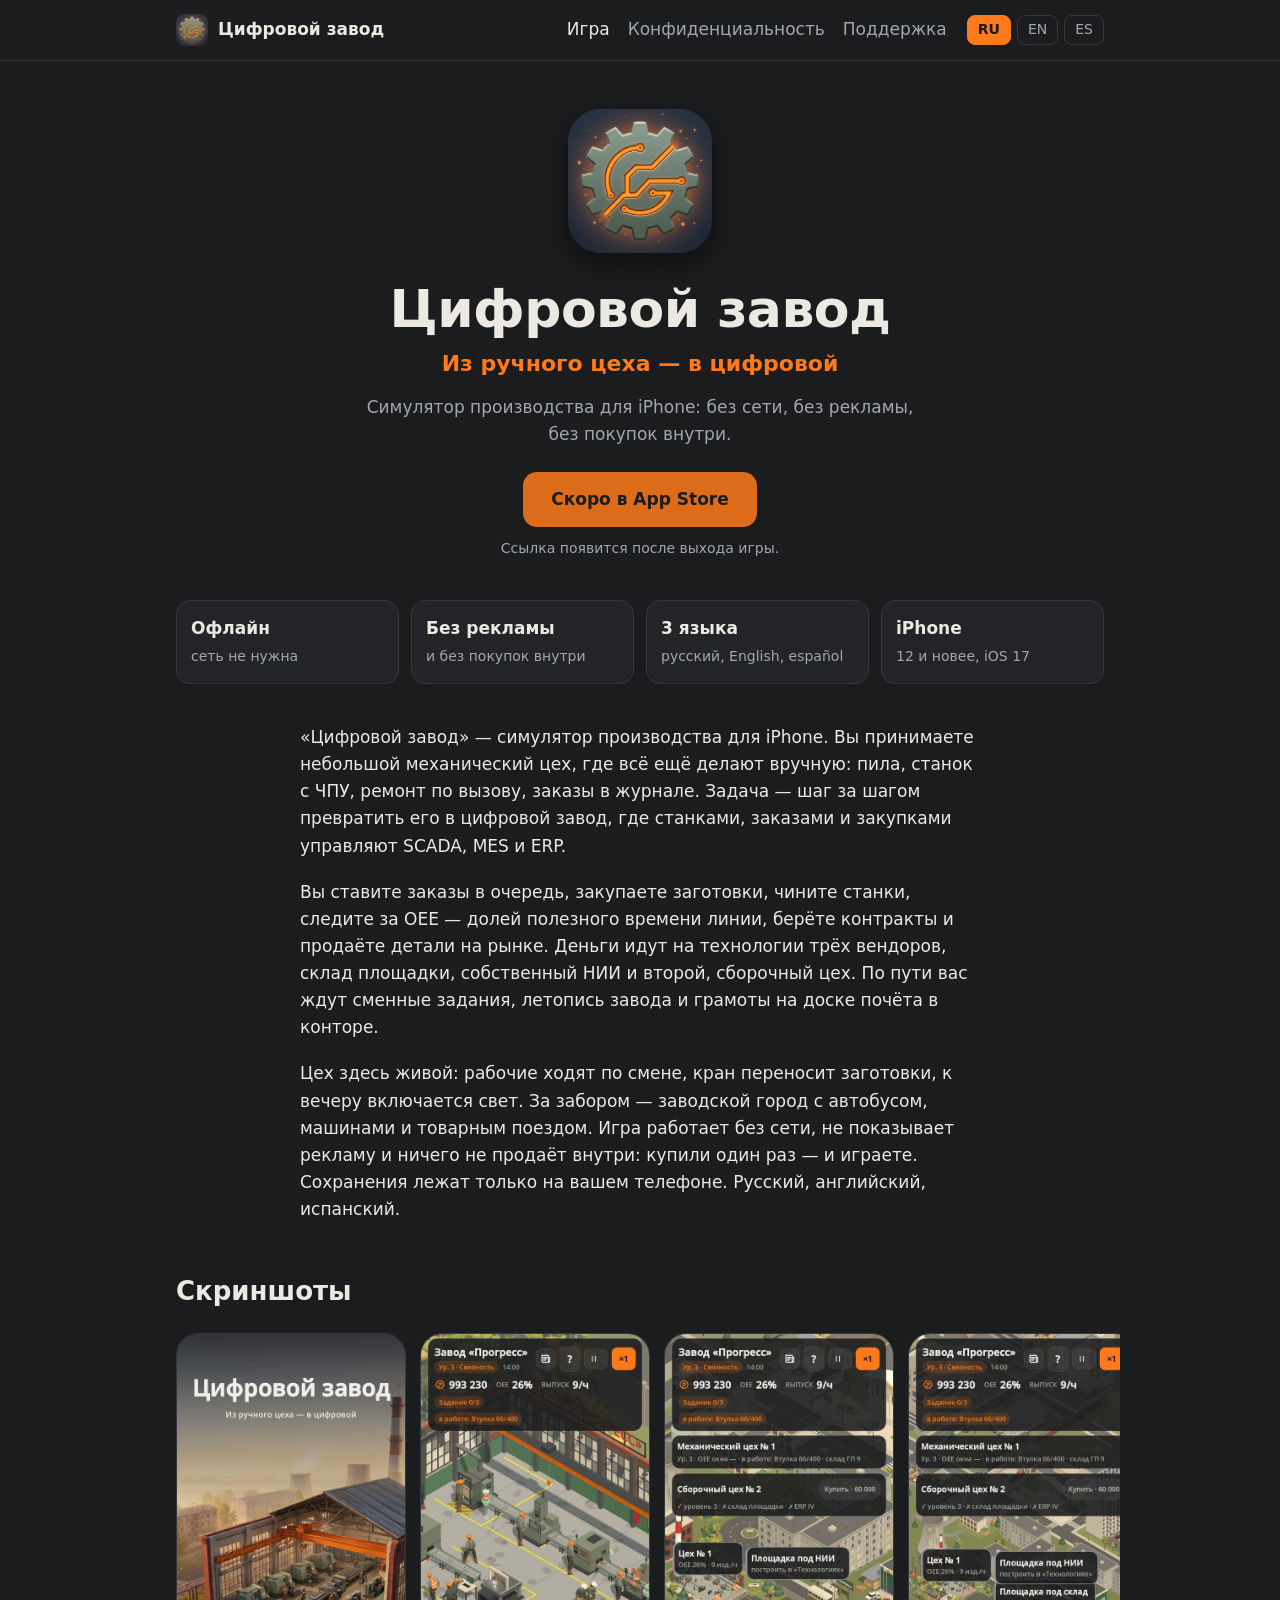
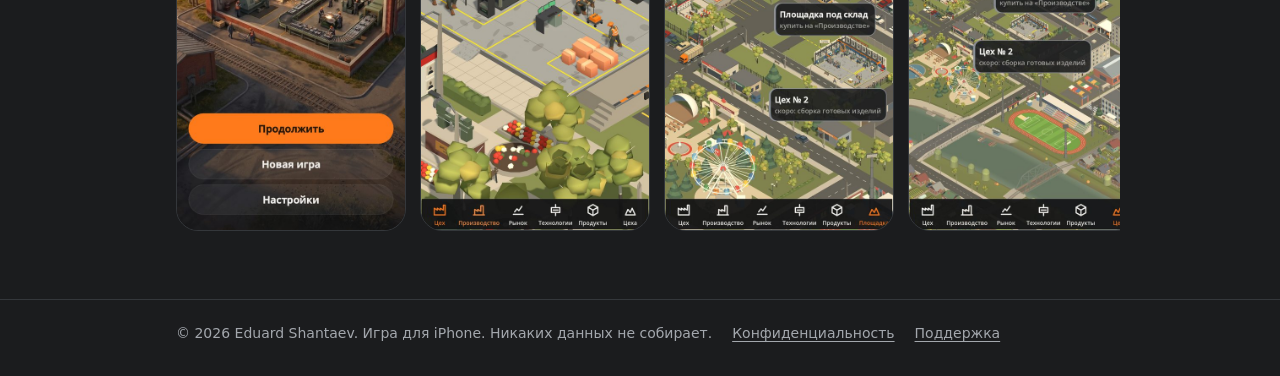
<file: index.html>
<!doctype html>
<html lang="ru">
<head>
<meta charset="utf-8">
<meta name="viewport" content="width=device-width, initial-scale=1">
<title>Цифровой завод — симулятор производства для iPhone</title>
<meta name="description" content="Цифровой завод: симулятор производства для iPhone. Из ручного цеха — в цифровой. Без сети, без рекламы, без покупок внутри.">
<meta name="theme-color" content="#1b1c1e">
<link rel="canonical" href="https://shantaeveb.github.io/digital-plant-site/">
<link rel="alternate" hreflang="ru" href="https://shantaeveb.github.io/digital-plant-site/">
<link rel="alternate" hreflang="en" href="https://shantaeveb.github.io/digital-plant-site/en/">
<link rel="alternate" hreflang="es" href="https://shantaeveb.github.io/digital-plant-site/es/">
<link rel="alternate" hreflang="x-default" href="https://shantaeveb.github.io/digital-plant-site/">
<link rel="apple-touch-icon" href="assets/icon-512.png">
<meta property="og:type" content="website">
<meta property="og:title" content="Цифровой завод — симулятор производства для iPhone">
<meta property="og:description" content="Цифровой завод: симулятор производства для iPhone. Из ручного цеха — в цифровой. Без сети, без рекламы, без покупок внутри.">
<meta property="og:url" content="https://shantaeveb.github.io/digital-plant-site/">
<meta property="og:image" content="https://shantaeveb.github.io/digital-plant-site/assets/icon-512.png">
<meta property="og:site_name" content="Цифровой завод">
<meta property="og:locale" content="ru_RU">
<meta property="og:locale:alternate" content="en_US">
<meta property="og:locale:alternate" content="es_ES">
<link rel="icon" type="image/png" href="assets/icon-64.png">
<link rel="stylesheet" href="assets/style.css">
</head>
<body>
<header class="top">
<div class="wrap">
<a class="brand" href="index.html"><img src="assets/icon-64.png" alt="" width="32" height="32"><span>Цифровой завод</span></a>
<nav aria-label="Цифровой завод"><a href="index.html" aria-current="page">Игра</a><a href="privacy.html">Конфиденциальность</a><a href="support.html">Поддержка</a></nav>
<div class="langs" role="group" aria-label="Language"><a href="index.html" hreflang="ru" lang="ru" aria-current="true">RU</a><a href="en/index.html" hreflang="en" lang="en">EN</a><a href="es/index.html" hreflang="es" lang="es">ES</a></div>
</div>
</header>
<main>
<section class="hero">
<img class="icon" src="assets/icon-512.png" width="144" height="144" alt="">
<h1>Цифровой завод</h1>
<p class="tagline">Из ручного цеха — в цифровой</p>
<p class="lead">Симулятор производства для iPhone: без сети, без рекламы, без покупок внутри.</p>
<a class="btn" href="#" aria-disabled="true">Скоро в App Store</a>
<p class="note">Ссылка появится после выхода игры.</p>
</section>
<div class="wrap">
<ul class="facts"><li><strong>Офлайн</strong><span>сеть не нужна</span></li><li><strong>Без рекламы</strong><span>и без покупок внутри</span></li><li><strong>3 языка</strong><span>русский, English, español</span></li><li><strong>iPhone</strong><span>12 и новее, iOS 17</span></li></ul>
<section class="about">
<p>«Цифровой завод» — симулятор производства для iPhone. Вы принимаете небольшой механический цех, где всё ещё делают вручную: пила, станок с ЧПУ, ремонт по вызову, заказы в журнале. Задача — шаг за шагом превратить его в цифровой завод, где станками, заказами и закупками управляют SCADA, MES и ERP.</p><p>Вы ставите заказы в очередь, закупаете заготовки, чините станки, следите за OEE — долей полезного времени линии, берёте контракты и продаёте детали на рынке. Деньги идут на технологии трёх вендоров, склад площадки, собственный НИИ и второй, сборочный цех. По пути вас ждут сменные задания, летопись завода и грамоты на доске почёта в конторе.</p><p>Цех здесь живой: рабочие ходят по смене, кран переносит заготовки, к вечеру включается свет. За забором — заводской город с автобусом, машинами и товарным поездом. Игра работает без сети, не показывает рекламу и ничего не продаёт внутри: купили один раз — и играете. Сохранения лежат только на вашем телефоне. Русский, английский, испанский.</p>
</section>
<section aria-labelledby="shots">
<h2 id="shots">Скриншоты</h2>
<div class="shots" tabindex="0" role="region" aria-labelledby="shots"><figure><img src="assets/shots/ru/1.jpg" width="540" height="1174" alt="Заставка игры" loading="lazy"></figure><figure><img src="assets/shots/ru/2.jpg" width="540" height="1174" alt="Механический цех № 1 за работой" loading="lazy"></figure><figure><img src="assets/shots/ru/3.jpg" width="540" height="1174" alt="Обзор «Цеха»: карточки заводов поверх города" loading="lazy"></figure><figure><img src="assets/shots/ru/4.jpg" width="540" height="1174" alt="Площадка: заводской город с автобусом и поездом" loading="lazy"></figure><figure><img src="assets/shots/ru/5.jpg" width="540" height="1174" alt="Сборочный цех № 2" loading="lazy"></figure><figure><img src="assets/shots/ru/6.jpg" width="540" height="1174" alt="Контора: доска почёта с грамотами" loading="lazy"></figure></div>
</section>
</div>
</main>
<footer>
<div class="wrap">
<span>© 2026 Eduard Shantaev. Игра для iPhone. Никаких данных не собирает.</span>
<a href="privacy.html">Конфиденциальность</a>
<a href="support.html">Поддержка</a>
</div>
</footer>
</body>
</html>
</file>
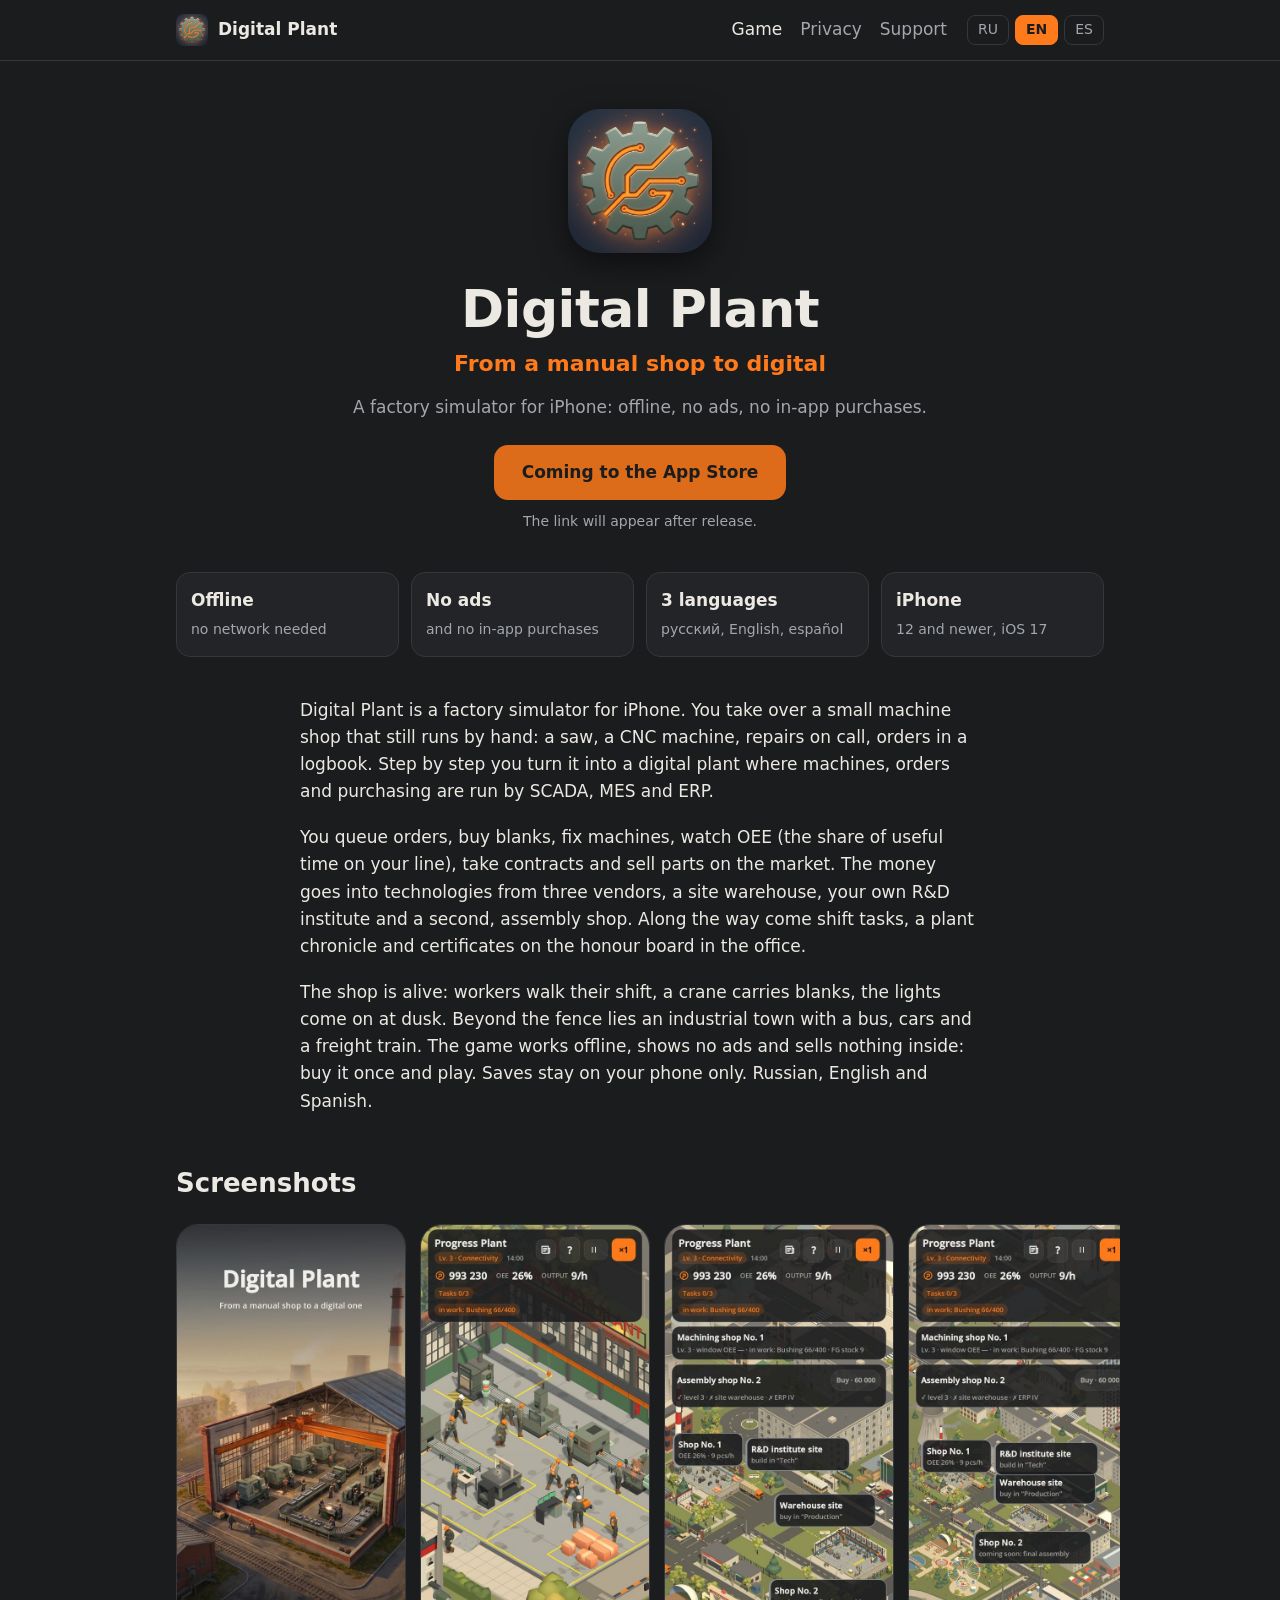
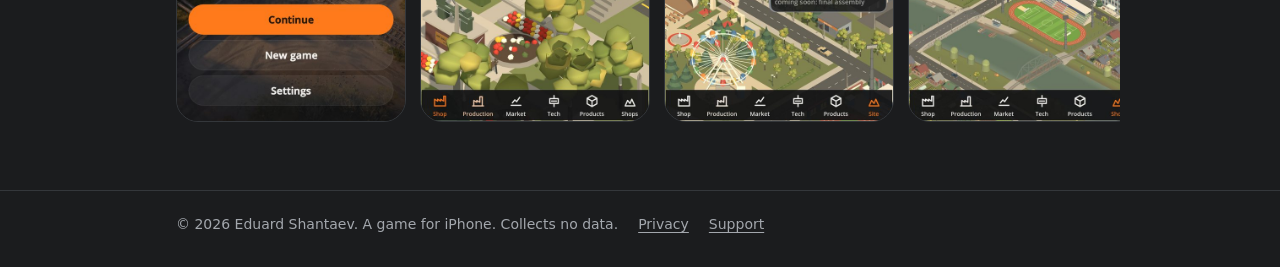
<file: en/index.html>
<!doctype html>
<html lang="en">
<head>
<meta charset="utf-8">
<meta name="viewport" content="width=device-width, initial-scale=1">
<title>Digital Plant — a factory simulator for iPhone</title>
<meta name="description" content="Digital Plant: a factory simulator for iPhone. From a manual shop to digital. Offline, no ads, no in-app purchases.">
<meta name="theme-color" content="#1b1c1e">
<link rel="canonical" href="https://shantaeveb.github.io/digital-plant-site/en/">
<link rel="alternate" hreflang="ru" href="https://shantaeveb.github.io/digital-plant-site/">
<link rel="alternate" hreflang="en" href="https://shantaeveb.github.io/digital-plant-site/en/">
<link rel="alternate" hreflang="es" href="https://shantaeveb.github.io/digital-plant-site/es/">
<link rel="alternate" hreflang="x-default" href="https://shantaeveb.github.io/digital-plant-site/">
<link rel="apple-touch-icon" href="../assets/icon-512.png">
<meta property="og:type" content="website">
<meta property="og:title" content="Digital Plant — a factory simulator for iPhone">
<meta property="og:description" content="Digital Plant: a factory simulator for iPhone. From a manual shop to digital. Offline, no ads, no in-app purchases.">
<meta property="og:url" content="https://shantaeveb.github.io/digital-plant-site/en/">
<meta property="og:image" content="https://shantaeveb.github.io/digital-plant-site/assets/icon-512.png">
<meta property="og:site_name" content="Digital Plant">
<meta property="og:locale" content="en_US">
<meta property="og:locale:alternate" content="ru_RU">
<meta property="og:locale:alternate" content="es_ES">
<link rel="icon" type="image/png" href="../assets/icon-64.png">
<link rel="stylesheet" href="../assets/style.css">
</head>
<body>
<header class="top">
<div class="wrap">
<a class="brand" href="index.html"><img src="../assets/icon-64.png" alt="" width="32" height="32"><span>Digital Plant</span></a>
<nav aria-label="Digital Plant"><a href="index.html" aria-current="page">Game</a><a href="privacy.html">Privacy</a><a href="support.html">Support</a></nav>
<div class="langs" role="group" aria-label="Language"><a href="../index.html" hreflang="ru" lang="ru">RU</a><a href="../en/index.html" hreflang="en" lang="en" aria-current="true">EN</a><a href="../es/index.html" hreflang="es" lang="es">ES</a></div>
</div>
</header>
<main>
<section class="hero">
<img class="icon" src="../assets/icon-512.png" width="144" height="144" alt="">
<h1>Digital Plant</h1>
<p class="tagline">From a manual shop to digital</p>
<p class="lead">A factory simulator for iPhone: offline, no ads, no in-app purchases.</p>
<a class="btn" href="#" aria-disabled="true">Coming to the App Store</a>
<p class="note">The link will appear after release.</p>
</section>
<div class="wrap">
<ul class="facts"><li><strong>Offline</strong><span>no network needed</span></li><li><strong>No ads</strong><span>and no in-app purchases</span></li><li><strong>3 languages</strong><span>русский, English, español</span></li><li><strong>iPhone</strong><span>12 and newer, iOS 17</span></li></ul>
<section class="about">
<p>Digital Plant is a factory simulator for iPhone. You take over a small machine shop that still runs by hand: a saw, a CNC machine, repairs on call, orders in a logbook. Step by step you turn it into a digital plant where machines, orders and purchasing are run by SCADA, MES and ERP.</p><p>You queue orders, buy blanks, fix machines, watch OEE (the share of useful time on your line), take contracts and sell parts on the market. The money goes into technologies from three vendors, a site warehouse, your own R&amp;D institute and a second, assembly shop. Along the way come shift tasks, a plant chronicle and certificates on the honour board in the office.</p><p>The shop is alive: workers walk their shift, a crane carries blanks, the lights come on at dusk. Beyond the fence lies an industrial town with a bus, cars and a freight train. The game works offline, shows no ads and sells nothing inside: buy it once and play. Saves stay on your phone only. Russian, English and Spanish.</p>
</section>
<section aria-labelledby="shots">
<h2 id="shots">Screenshots</h2>
<div class="shots" tabindex="0" role="region" aria-labelledby="shots"><figure><img src="../assets/shots/en/1.jpg" width="540" height="1174" alt="Title screen" loading="lazy"></figure><figure><img src="../assets/shots/en/2.jpg" width="540" height="1174" alt="Machine shop No. 1 at work" loading="lazy"></figure><figure><img src="../assets/shots/en/3.jpg" width="540" height="1174" alt="Shops overview: plant cards over the town" loading="lazy"></figure><figure><img src="../assets/shots/en/4.jpg" width="540" height="1174" alt="The site: an industrial town with a bus and a train" loading="lazy"></figure><figure><img src="../assets/shots/en/5.jpg" width="540" height="1174" alt="Assembly shop No. 2" loading="lazy"></figure><figure><img src="../assets/shots/en/6.jpg" width="540" height="1174" alt="The office: the honour board with certificates" loading="lazy"></figure></div>
</section>
</div>
</main>
<footer>
<div class="wrap">
<span>© 2026 Eduard Shantaev. A game for iPhone. Collects no data.</span>
<a href="privacy.html">Privacy</a>
<a href="support.html">Support</a>
</div>
</footer>
</body>
</html>
</file>
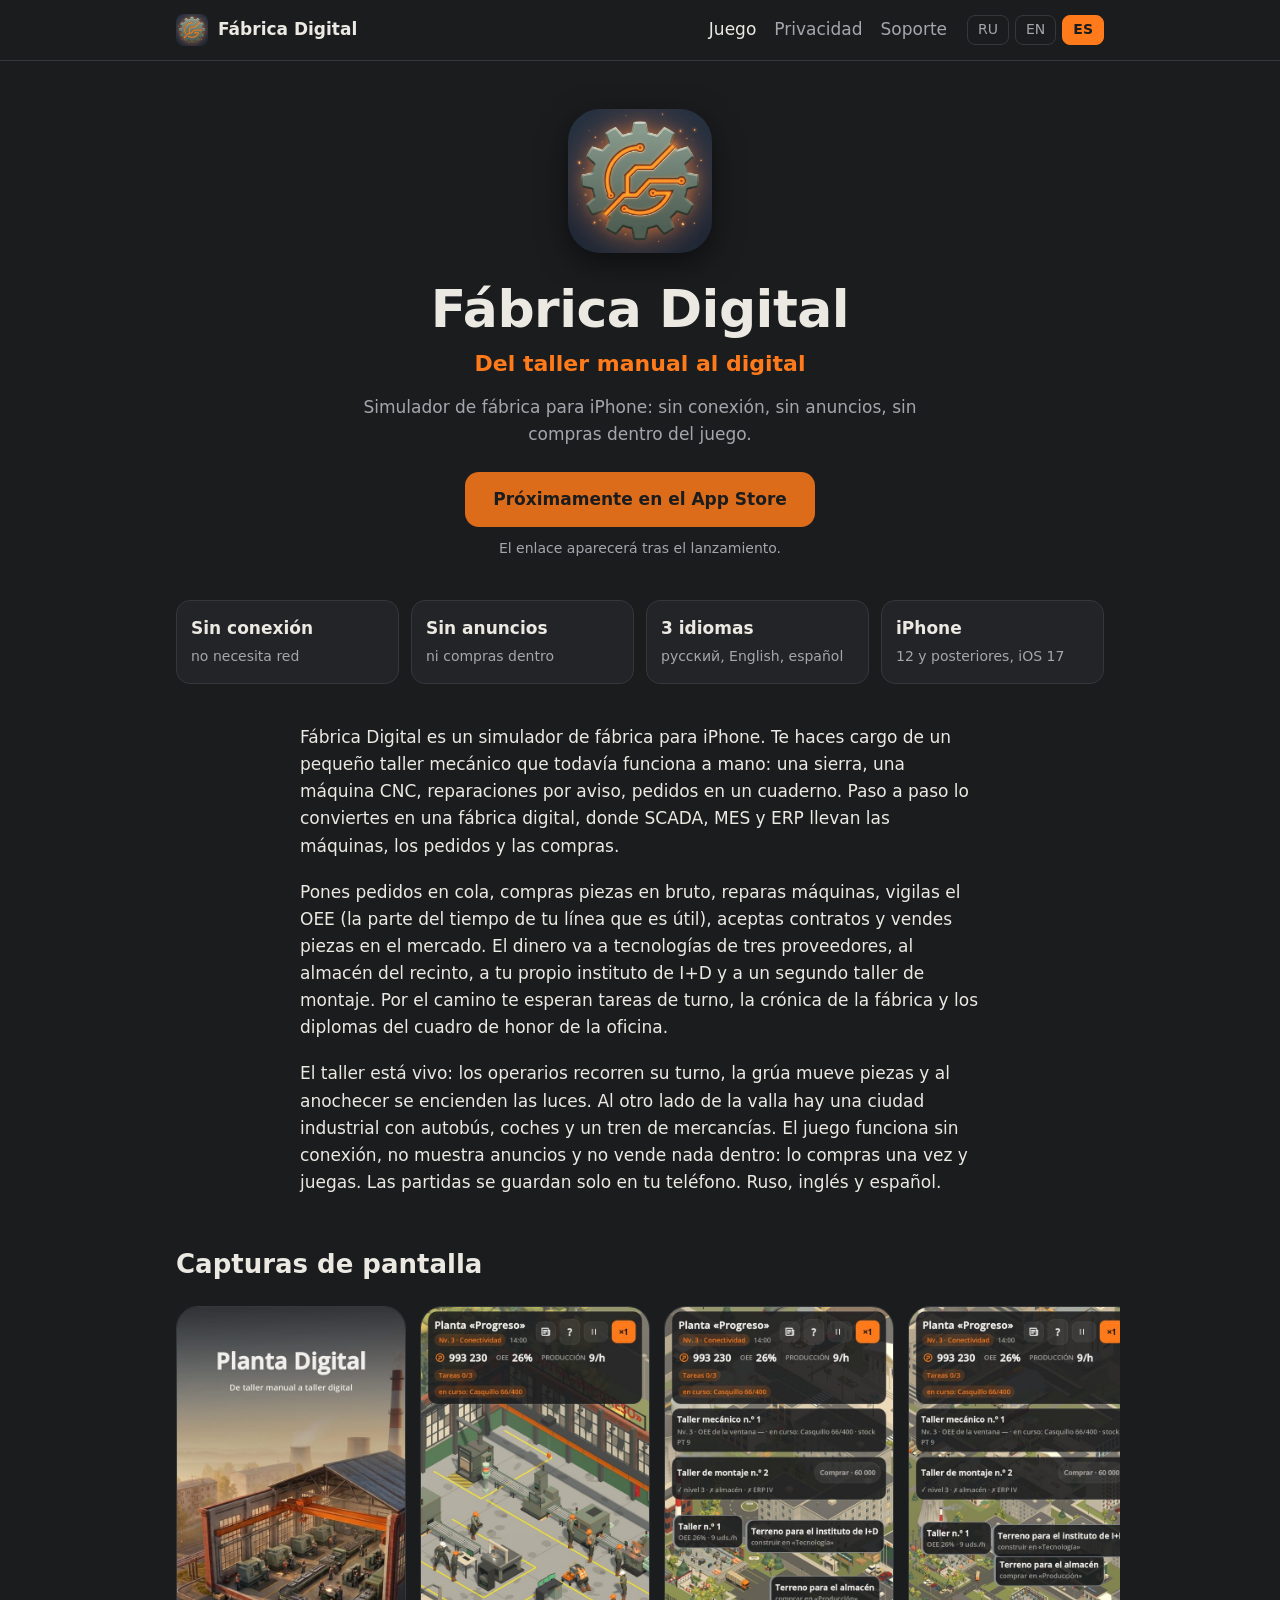
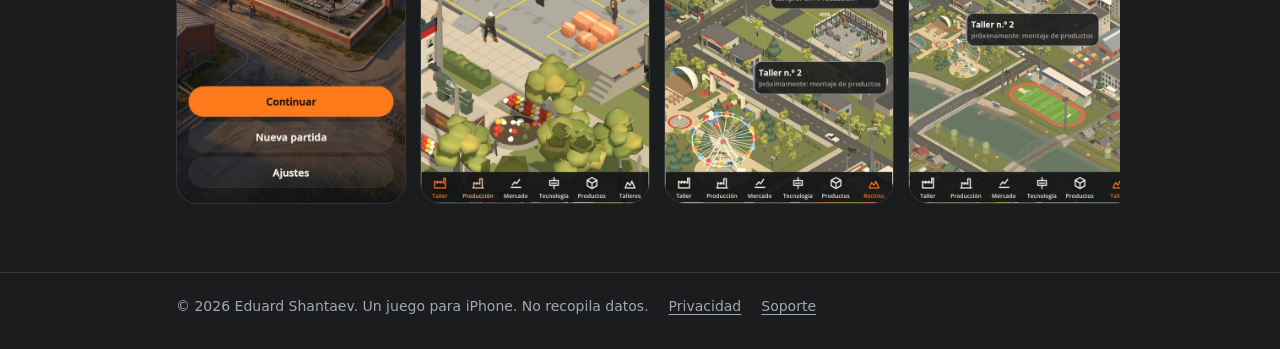
<file: es/index.html>
<!doctype html>
<html lang="es">
<head>
<meta charset="utf-8">
<meta name="viewport" content="width=device-width, initial-scale=1">
<title>Fábrica Digital — simulador de fábrica para iPhone</title>
<meta name="description" content="Fábrica Digital: simulador de fábrica para iPhone. Del taller manual al digital. Sin conexión, sin anuncios, sin compras dentro del juego.">
<meta name="theme-color" content="#1b1c1e">
<link rel="canonical" href="https://shantaeveb.github.io/digital-plant-site/es/">
<link rel="alternate" hreflang="ru" href="https://shantaeveb.github.io/digital-plant-site/">
<link rel="alternate" hreflang="en" href="https://shantaeveb.github.io/digital-plant-site/en/">
<link rel="alternate" hreflang="es" href="https://shantaeveb.github.io/digital-plant-site/es/">
<link rel="alternate" hreflang="x-default" href="https://shantaeveb.github.io/digital-plant-site/">
<link rel="apple-touch-icon" href="../assets/icon-512.png">
<meta property="og:type" content="website">
<meta property="og:title" content="Fábrica Digital — simulador de fábrica para iPhone">
<meta property="og:description" content="Fábrica Digital: simulador de fábrica para iPhone. Del taller manual al digital. Sin conexión, sin anuncios, sin compras dentro del juego.">
<meta property="og:url" content="https://shantaeveb.github.io/digital-plant-site/es/">
<meta property="og:image" content="https://shantaeveb.github.io/digital-plant-site/assets/icon-512.png">
<meta property="og:site_name" content="Fábrica Digital">
<meta property="og:locale" content="es_ES">
<meta property="og:locale:alternate" content="ru_RU">
<meta property="og:locale:alternate" content="en_US">
<link rel="icon" type="image/png" href="../assets/icon-64.png">
<link rel="stylesheet" href="../assets/style.css">
</head>
<body>
<header class="top">
<div class="wrap">
<a class="brand" href="index.html"><img src="../assets/icon-64.png" alt="" width="32" height="32"><span>Fábrica Digital</span></a>
<nav aria-label="Fábrica Digital"><a href="index.html" aria-current="page">Juego</a><a href="privacy.html">Privacidad</a><a href="support.html">Soporte</a></nav>
<div class="langs" role="group" aria-label="Language"><a href="../index.html" hreflang="ru" lang="ru">RU</a><a href="../en/index.html" hreflang="en" lang="en">EN</a><a href="../es/index.html" hreflang="es" lang="es" aria-current="true">ES</a></div>
</div>
</header>
<main>
<section class="hero">
<img class="icon" src="../assets/icon-512.png" width="144" height="144" alt="">
<h1>Fábrica Digital</h1>
<p class="tagline">Del taller manual al digital</p>
<p class="lead">Simulador de fábrica para iPhone: sin conexión, sin anuncios, sin compras dentro del juego.</p>
<a class="btn" href="#" aria-disabled="true">Próximamente en el App Store</a>
<p class="note">El enlace aparecerá tras el lanzamiento.</p>
</section>
<div class="wrap">
<ul class="facts"><li><strong>Sin conexión</strong><span>no necesita red</span></li><li><strong>Sin anuncios</strong><span>ni compras dentro</span></li><li><strong>3 idiomas</strong><span>русский, English, español</span></li><li><strong>iPhone</strong><span>12 y posteriores, iOS 17</span></li></ul>
<section class="about">
<p>Fábrica Digital es un simulador de fábrica para iPhone. Te haces cargo de un pequeño taller mecánico que todavía funciona a mano: una sierra, una máquina CNC, reparaciones por aviso, pedidos en un cuaderno. Paso a paso lo conviertes en una fábrica digital, donde SCADA, MES y ERP llevan las máquinas, los pedidos y las compras.</p><p>Pones pedidos en cola, compras piezas en bruto, reparas máquinas, vigilas el OEE (la parte del tiempo de tu línea que es útil), aceptas contratos y vendes piezas en el mercado. El dinero va a tecnologías de tres proveedores, al almacén del recinto, a tu propio instituto de I+D y a un segundo taller de montaje. Por el camino te esperan tareas de turno, la crónica de la fábrica y los diplomas del cuadro de honor de la oficina.</p><p>El taller está vivo: los operarios recorren su turno, la grúa mueve piezas y al anochecer se encienden las luces. Al otro lado de la valla hay una ciudad industrial con autobús, coches y un tren de mercancías. El juego funciona sin conexión, no muestra anuncios y no vende nada dentro: lo compras una vez y juegas. Las partidas se guardan solo en tu teléfono. Ruso, inglés y español.</p>
</section>
<section aria-labelledby="shots">
<h2 id="shots">Capturas de pantalla</h2>
<div class="shots" tabindex="0" role="region" aria-labelledby="shots"><figure><img src="../assets/shots/es/1.jpg" width="540" height="1174" alt="Pantalla de título" loading="lazy"></figure><figure><img src="../assets/shots/es/2.jpg" width="540" height="1174" alt="Taller mecánico n.º 1 en marcha" loading="lazy"></figure><figure><img src="../assets/shots/es/3.jpg" width="540" height="1174" alt="Vista de talleres: tarjetas de las plantas sobre la ciudad" loading="lazy"></figure><figure><img src="../assets/shots/es/4.jpg" width="540" height="1174" alt="El recinto: ciudad industrial con autobús y tren" loading="lazy"></figure><figure><img src="../assets/shots/es/5.jpg" width="540" height="1174" alt="Taller de montaje n.º 2" loading="lazy"></figure><figure><img src="../assets/shots/es/6.jpg" width="540" height="1174" alt="La oficina: cuadro de honor con diplomas" loading="lazy"></figure></div>
</section>
</div>
</main>
<footer>
<div class="wrap">
<span>© 2026 Eduard Shantaev. Un juego para iPhone. No recopila datos.</span>
<a href="privacy.html">Privacidad</a>
<a href="support.html">Soporte</a>
</div>
</footer>
</body>
</html>
</file>
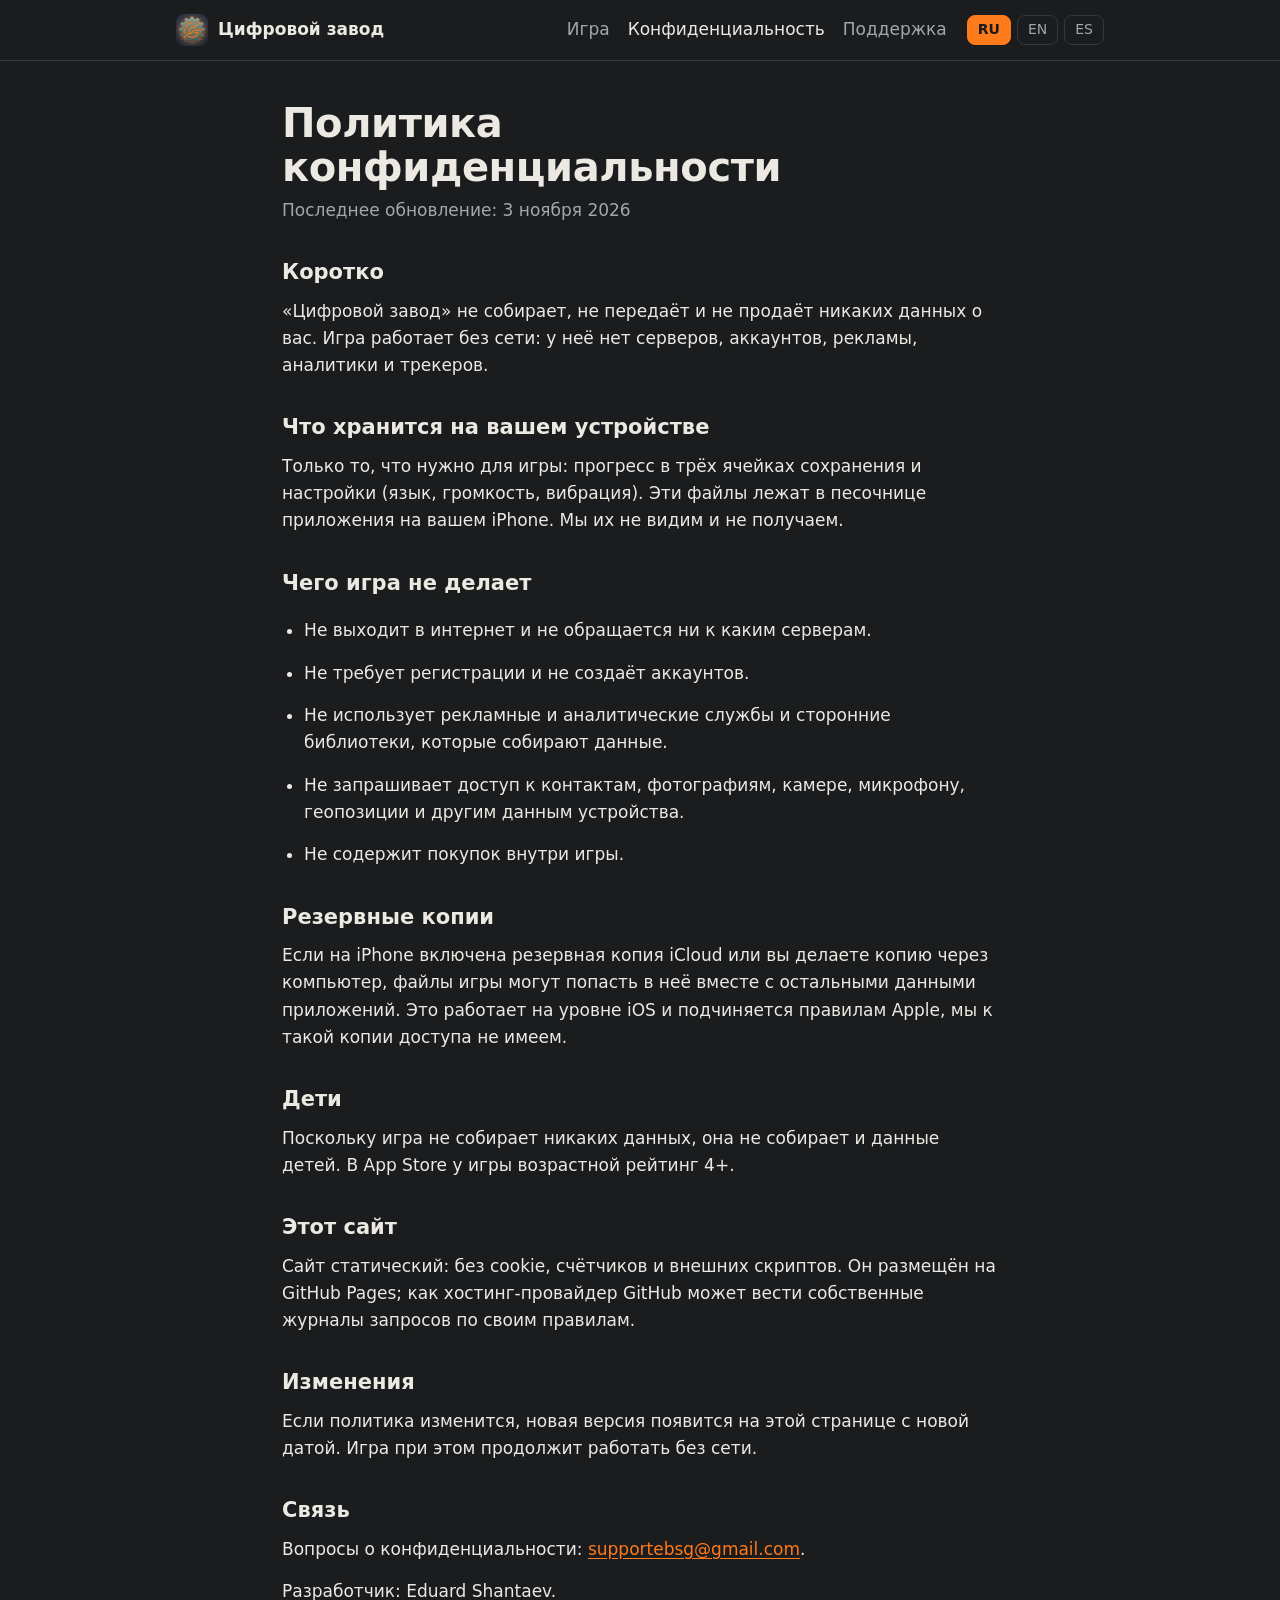
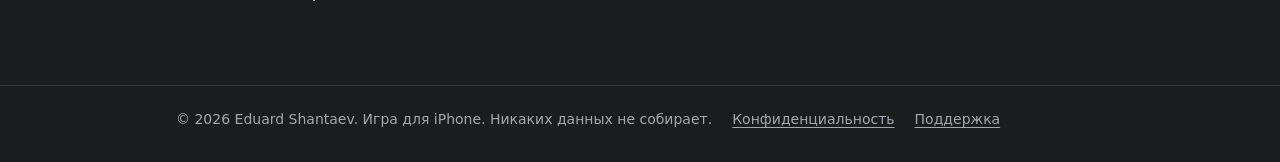
<file: privacy.html>
<!doctype html>
<html lang="ru">
<head>
<meta charset="utf-8">
<meta name="viewport" content="width=device-width, initial-scale=1">
<title>Политика конфиденциальности — Цифровой завод</title>
<meta name="description" content="Политика конфиденциальности игры «Цифровой завод»: данные не собираются и не передаются, сохранения лежат только на устройстве.">
<meta name="theme-color" content="#1b1c1e">
<link rel="canonical" href="https://shantaeveb.github.io/digital-plant-site/privacy.html">
<link rel="alternate" hreflang="ru" href="https://shantaeveb.github.io/digital-plant-site/privacy.html">
<link rel="alternate" hreflang="en" href="https://shantaeveb.github.io/digital-plant-site/en/privacy.html">
<link rel="alternate" hreflang="es" href="https://shantaeveb.github.io/digital-plant-site/es/privacy.html">
<link rel="alternate" hreflang="x-default" href="https://shantaeveb.github.io/digital-plant-site/privacy.html">
<link rel="apple-touch-icon" href="assets/icon-512.png">
<meta property="og:type" content="website">
<meta property="og:title" content="Политика конфиденциальности — Цифровой завод">
<meta property="og:description" content="Политика конфиденциальности игры «Цифровой завод»: данные не собираются и не передаются, сохранения лежат только на устройстве.">
<meta property="og:url" content="https://shantaeveb.github.io/digital-plant-site/privacy.html">
<meta property="og:image" content="https://shantaeveb.github.io/digital-plant-site/assets/icon-512.png">
<meta property="og:site_name" content="Цифровой завод">
<meta property="og:locale" content="ru_RU">
<meta property="og:locale:alternate" content="en_US">
<meta property="og:locale:alternate" content="es_ES">
<link rel="icon" type="image/png" href="assets/icon-64.png">
<link rel="stylesheet" href="assets/style.css">
</head>
<body>
<header class="top">
<div class="wrap">
<a class="brand" href="index.html"><img src="assets/icon-64.png" alt="" width="32" height="32"><span>Цифровой завод</span></a>
<nav aria-label="Цифровой завод"><a href="index.html">Игра</a><a href="privacy.html" aria-current="page">Конфиденциальность</a><a href="support.html">Поддержка</a></nav>
<div class="langs" role="group" aria-label="Language"><a href="privacy.html" hreflang="ru" lang="ru" aria-current="true">RU</a><a href="en/privacy.html" hreflang="en" lang="en">EN</a><a href="es/privacy.html" hreflang="es" lang="es">ES</a></div>
</div>
</header>
<main class="wrap page">
<h1>Политика конфиденциальности</h1>
<p class="meta">Последнее обновление: <time datetime="2026-11-03">3 ноября 2026</time></p>
<h2>Коротко</h2>
<p>«Цифровой завод» не собирает, не передаёт и не продаёт никаких данных о вас. Игра работает без сети: у неё нет серверов, аккаунтов, рекламы, аналитики и трекеров.</p>
<h2>Что хранится на вашем устройстве</h2>
<p>Только то, что нужно для игры: прогресс в трёх ячейках сохранения и настройки (язык, громкость, вибрация). Эти файлы лежат в песочнице приложения на вашем iPhone. Мы их не видим и не получаем.</p>
<h2>Чего игра не делает</h2>
<ul><li>Не выходит в интернет и не обращается ни к каким серверам.</li><li>Не требует регистрации и не создаёт аккаунтов.</li><li>Не использует рекламные и аналитические службы и сторонние библиотеки, которые собирают данные.</li><li>Не запрашивает доступ к контактам, фотографиям, камере, микрофону, геопозиции и другим данным устройства.</li><li>Не содержит покупок внутри игры.</li></ul>
<h2>Резервные копии</h2>
<p>Если на iPhone включена резервная копия iCloud или вы делаете копию через компьютер, файлы игры могут попасть в неё вместе с остальными данными приложений. Это работает на уровне iOS и подчиняется правилам Apple, мы к такой копии доступа не имеем.</p>
<h2>Дети</h2>
<p>Поскольку игра не собирает никаких данных, она не собирает и данные детей. В App Store у игры возрастной рейтинг 4+.</p>
<h2>Этот сайт</h2>
<p>Сайт статический: без cookie, счётчиков и внешних скриптов. Он размещён на GitHub Pages; как хостинг-провайдер GitHub может вести собственные журналы запросов по своим правилам.</p>
<h2>Изменения</h2>
<p>Если политика изменится, новая версия появится на этой странице с новой датой. Игра при этом продолжит работать без сети.</p>
<h2>Связь</h2>
<p>Вопросы о конфиденциальности: <a href="mailto:supportebsg@gmail.com">supportebsg@gmail.com</a>.</p><p>Разработчик: Eduard Shantaev.</p>
</main>
<footer>
<div class="wrap">
<span>© 2026 Eduard Shantaev. Игра для iPhone. Никаких данных не собирает.</span>
<a href="privacy.html">Конфиденциальность</a>
<a href="support.html">Поддержка</a>
</div>
</footer>
</body>
</html>
</file>
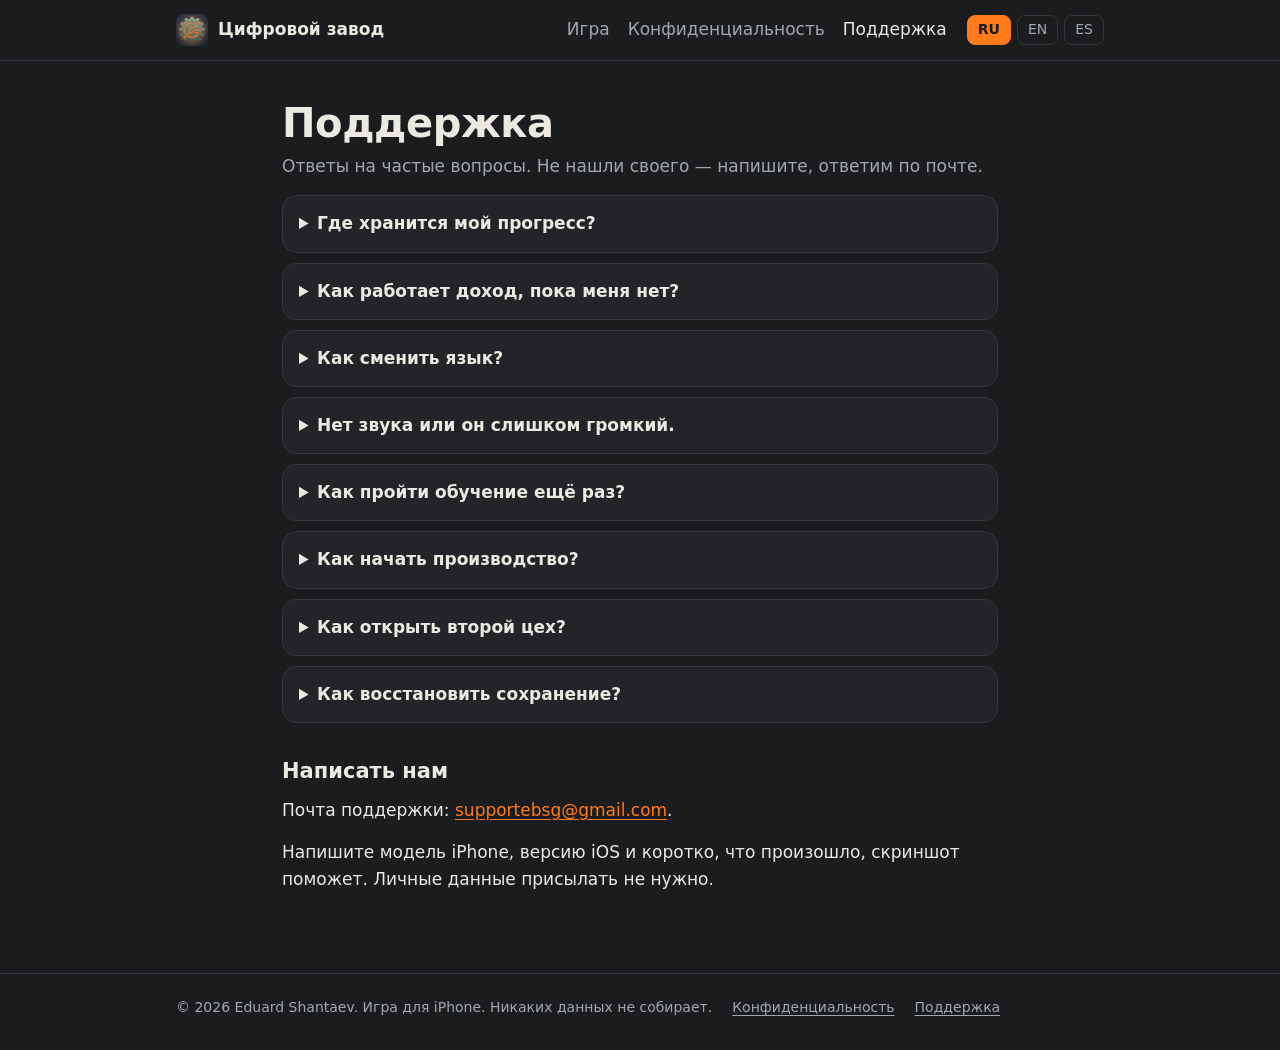
<file: support.html>
<!doctype html>
<html lang="ru">
<head>
<meta charset="utf-8">
<meta name="viewport" content="width=device-width, initial-scale=1">
<title>Поддержка — Цифровой завод</title>
<meta name="description" content="Поддержка игры «Цифровой завод»: ответы на частые вопросы о сохранениях, офлайн-доходе, языке, звуке, обучении и втором цехе.">
<meta name="theme-color" content="#1b1c1e">
<link rel="canonical" href="https://shantaeveb.github.io/digital-plant-site/support.html">
<link rel="alternate" hreflang="ru" href="https://shantaeveb.github.io/digital-plant-site/support.html">
<link rel="alternate" hreflang="en" href="https://shantaeveb.github.io/digital-plant-site/en/support.html">
<link rel="alternate" hreflang="es" href="https://shantaeveb.github.io/digital-plant-site/es/support.html">
<link rel="alternate" hreflang="x-default" href="https://shantaeveb.github.io/digital-plant-site/support.html">
<link rel="apple-touch-icon" href="assets/icon-512.png">
<meta property="og:type" content="website">
<meta property="og:title" content="Поддержка — Цифровой завод">
<meta property="og:description" content="Поддержка игры «Цифровой завод»: ответы на частые вопросы о сохранениях, офлайн-доходе, языке, звуке, обучении и втором цехе.">
<meta property="og:url" content="https://shantaeveb.github.io/digital-plant-site/support.html">
<meta property="og:image" content="https://shantaeveb.github.io/digital-plant-site/assets/icon-512.png">
<meta property="og:site_name" content="Цифровой завод">
<meta property="og:locale" content="ru_RU">
<meta property="og:locale:alternate" content="en_US">
<meta property="og:locale:alternate" content="es_ES">
<link rel="icon" type="image/png" href="assets/icon-64.png">
<link rel="stylesheet" href="assets/style.css">
</head>
<body>
<header class="top">
<div class="wrap">
<a class="brand" href="index.html"><img src="assets/icon-64.png" alt="" width="32" height="32"><span>Цифровой завод</span></a>
<nav aria-label="Цифровой завод"><a href="index.html">Игра</a><a href="privacy.html">Конфиденциальность</a><a href="support.html" aria-current="page">Поддержка</a></nav>
<div class="langs" role="group" aria-label="Language"><a href="support.html" hreflang="ru" lang="ru" aria-current="true">RU</a><a href="en/support.html" hreflang="en" lang="en">EN</a><a href="es/support.html" hreflang="es" lang="es">ES</a></div>
</div>
</header>
<main class="wrap page">
<h1>Поддержка</h1>
<p class="meta">Ответы на частые вопросы. Не нашли своего — напишите, ответим по почте.</p>
<details><summary>Где хранится мой прогресс?</summary><p>Только на вашем iPhone. В игре три ячейки сохранения, в каждой свой завод: «Продолжить» открывает последнюю, «Загрузить» — любую. Игра сохраняется сама каждые 30 секунд и когда вы сворачиваете её или закрываете. Сеть и аккаунт не нужны.</p></details>
<details><summary>Как работает доход, пока меня нет?</summary><p>Когда вы возвращаетесь, игра досчитывает, что цех успел сделать без вас, и показывает сводку «Вас не было»: сколько выпущено и отгружено по контрактам, были ли простои. Учитывается не больше 24 часов отсутствия, более долгий перерыв не пересчитывается. Станки без вас ломаются и ждут ремонта, поэтому технологии, которые чинят и запускают заказы сами, окупаются.</p></details>
<details><summary>Как сменить язык?</summary><p>Откройте «Настройки»: на стартовом экране или из меню паузы (кнопка паузы вверху). Выберите Русский, English или Español. При первом запуске игра берёт язык вашего iPhone: русский, испанский, а для остальных — английский.</p></details>
<details><summary>Нет звука или он слишком громкий.</summary><p>Проверьте боковой переключатель и громкость iPhone: звук игры подчиняется им. В «Настройках» отдельные ползунки для музыки, эффектов, шума цеха и интерфейса, там же можно выключить вибрацию.</p></details>
<details><summary>Как пройти обучение ещё раз?</summary><p>Кнопка «?» вверху экрана открывает «Как играть». В «Настройках» есть пункт «Пройти обучение»: подсказки начальника смены начнутся заново, ваш завод и прогресс не пострадают.</p></details>
<details><summary>Как начать производство?</summary><p>Откройте вкладку «Производство», купите заготовки и поставьте заказ в очередь. Станки заработают сами. Если станок сломался, нажмите на него и вызовите ремонт: пока он стоит, стоит вся линия. Готовые детали продайте на вкладке «Рынок» по текущей цене или по контракту. Если не знаете, что делать, посмотрите реплику начальника смены внизу экрана.</p></details>
<details><summary>Как открыть второй цех?</summary><p>Вкладка «Цеха» показывает карточки заводов. На карточке «Сборочный цех № 2» перечислены условия покупки: нужный уровень завода, склад площадки (покупается на вкладке «Производство») и технология ERP IV (вкладка «Технологии»), а также цена. Когда все условия отмечены галочками, появляется кнопка «Купить».</p></details>
<details><summary>Как восстановить сохранение?</summary><p>Игра не синхронизируется через интернет, поэтому при удалении приложения прогресс пропадает. Он вернётся, если вы восстановите iPhone из резервной копии iCloud или с компьютера, сделанной, пока игра была установлена. Если ячейка пишет «Файл не читается», остальные ячейки целы: откройте другую или начните в этой новую игру.</p></details>
<h2>Написать нам</h2>
<p>Почта поддержки: <a href="mailto:supportebsg@gmail.com">supportebsg@gmail.com</a>.</p><p>Напишите модель iPhone, версию iOS и коротко, что произошло, скриншот поможет. Личные данные присылать не нужно.</p>
</main>
<footer>
<div class="wrap">
<span>© 2026 Eduard Shantaev. Игра для iPhone. Никаких данных не собирает.</span>
<a href="privacy.html">Конфиденциальность</a>
<a href="support.html">Поддержка</a>
</div>
</footer>
</body>
</html>
</file>
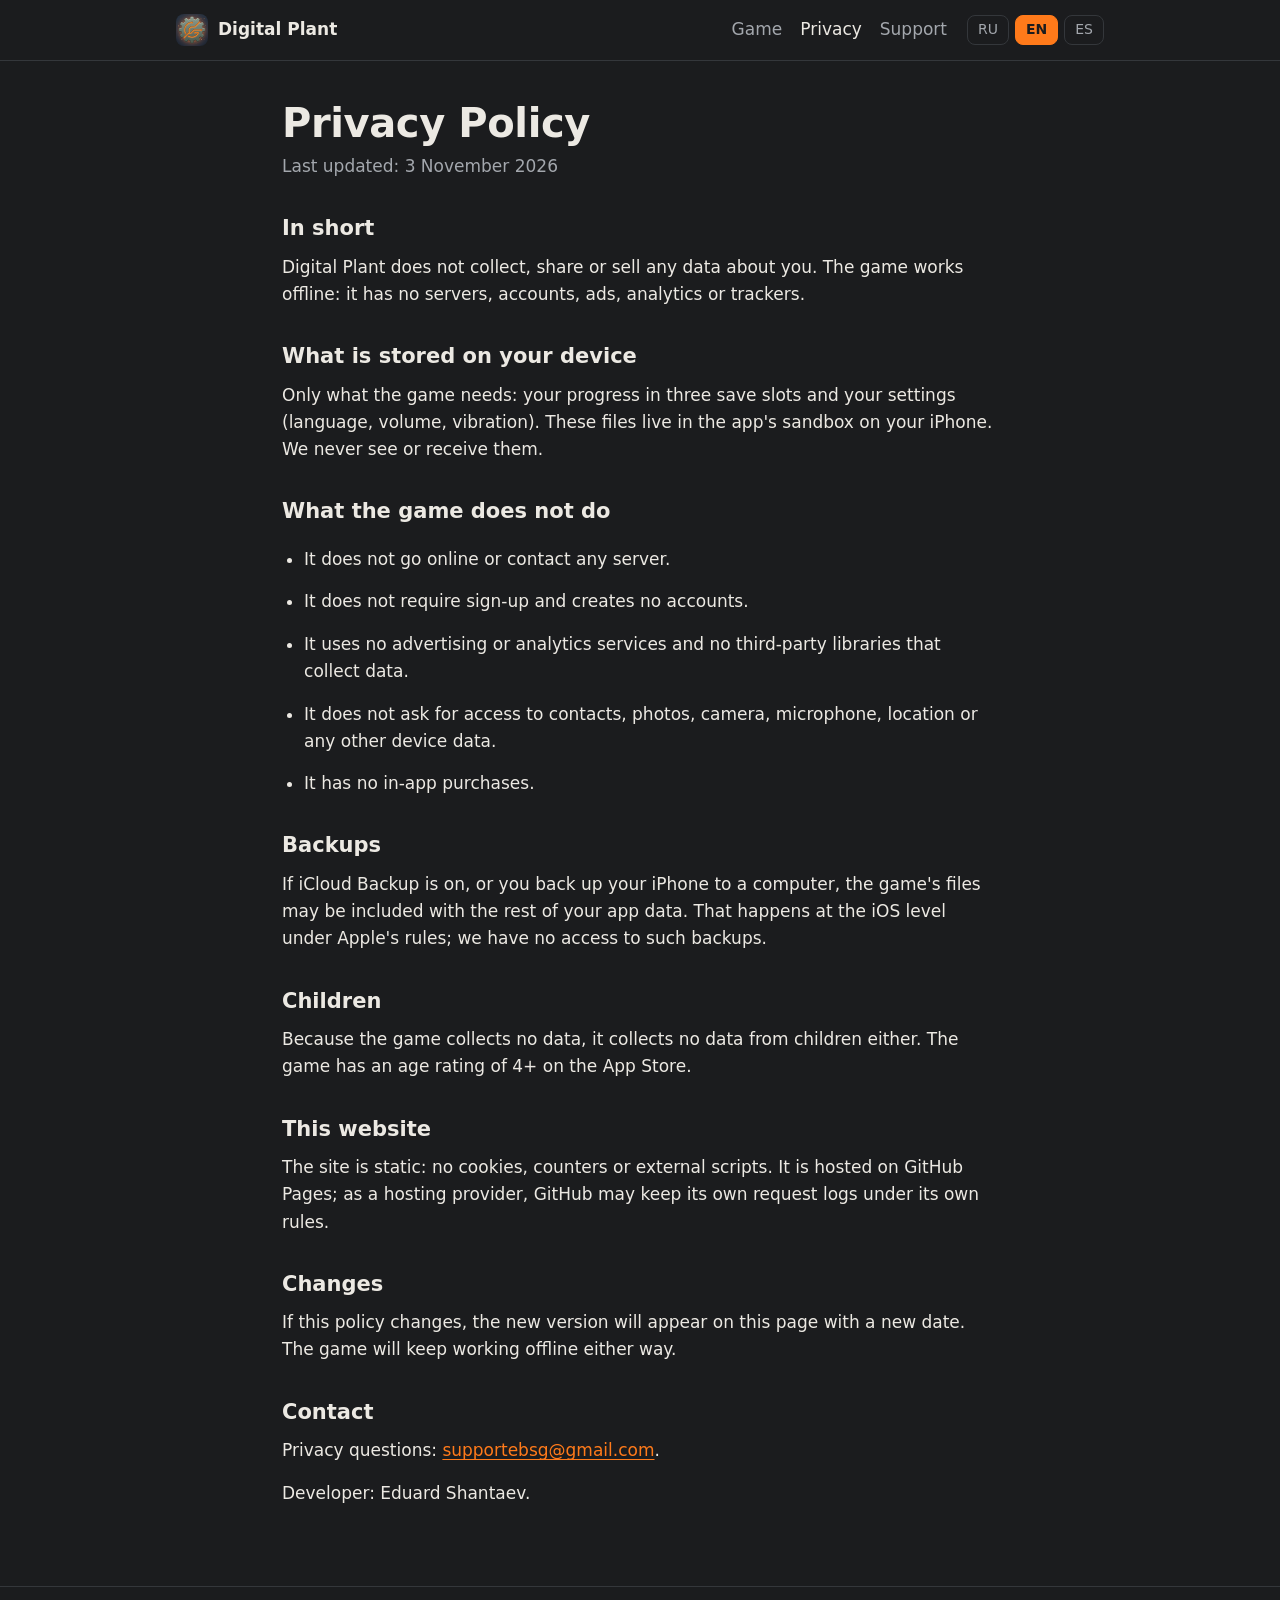
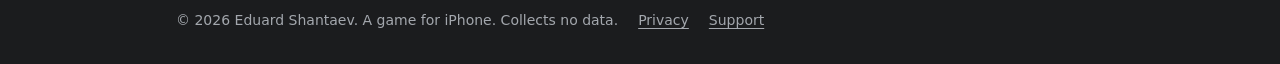
<file: en/privacy.html>
<!doctype html>
<html lang="en">
<head>
<meta charset="utf-8">
<meta name="viewport" content="width=device-width, initial-scale=1">
<title>Privacy Policy — Digital Plant</title>
<meta name="description" content="Privacy policy of Digital Plant: no data is collected or shared, and saves stay on the device.">
<meta name="theme-color" content="#1b1c1e">
<link rel="canonical" href="https://shantaeveb.github.io/digital-plant-site/en/privacy.html">
<link rel="alternate" hreflang="ru" href="https://shantaeveb.github.io/digital-plant-site/privacy.html">
<link rel="alternate" hreflang="en" href="https://shantaeveb.github.io/digital-plant-site/en/privacy.html">
<link rel="alternate" hreflang="es" href="https://shantaeveb.github.io/digital-plant-site/es/privacy.html">
<link rel="alternate" hreflang="x-default" href="https://shantaeveb.github.io/digital-plant-site/privacy.html">
<link rel="apple-touch-icon" href="../assets/icon-512.png">
<meta property="og:type" content="website">
<meta property="og:title" content="Privacy Policy — Digital Plant">
<meta property="og:description" content="Privacy policy of Digital Plant: no data is collected or shared, and saves stay on the device.">
<meta property="og:url" content="https://shantaeveb.github.io/digital-plant-site/en/privacy.html">
<meta property="og:image" content="https://shantaeveb.github.io/digital-plant-site/assets/icon-512.png">
<meta property="og:site_name" content="Digital Plant">
<meta property="og:locale" content="en_US">
<meta property="og:locale:alternate" content="ru_RU">
<meta property="og:locale:alternate" content="es_ES">
<link rel="icon" type="image/png" href="../assets/icon-64.png">
<link rel="stylesheet" href="../assets/style.css">
</head>
<body>
<header class="top">
<div class="wrap">
<a class="brand" href="index.html"><img src="../assets/icon-64.png" alt="" width="32" height="32"><span>Digital Plant</span></a>
<nav aria-label="Digital Plant"><a href="index.html">Game</a><a href="privacy.html" aria-current="page">Privacy</a><a href="support.html">Support</a></nav>
<div class="langs" role="group" aria-label="Language"><a href="../privacy.html" hreflang="ru" lang="ru">RU</a><a href="../en/privacy.html" hreflang="en" lang="en" aria-current="true">EN</a><a href="../es/privacy.html" hreflang="es" lang="es">ES</a></div>
</div>
</header>
<main class="wrap page">
<h1>Privacy Policy</h1>
<p class="meta">Last updated: <time datetime="2026-11-03">3 November 2026</time></p>
<h2>In short</h2>
<p>Digital Plant does not collect, share or sell any data about you. The game works offline: it has no servers, accounts, ads, analytics or trackers.</p>
<h2>What is stored on your device</h2>
<p>Only what the game needs: your progress in three save slots and your settings (language, volume, vibration). These files live in the app&#x27;s sandbox on your iPhone. We never see or receive them.</p>
<h2>What the game does not do</h2>
<ul><li>It does not go online or contact any server.</li><li>It does not require sign-up and creates no accounts.</li><li>It uses no advertising or analytics services and no third-party libraries that collect data.</li><li>It does not ask for access to contacts, photos, camera, microphone, location or any other device data.</li><li>It has no in-app purchases.</li></ul>
<h2>Backups</h2>
<p>If iCloud Backup is on, or you back up your iPhone to a computer, the game&#x27;s files may be included with the rest of your app data. That happens at the iOS level under Apple&#x27;s rules; we have no access to such backups.</p>
<h2>Children</h2>
<p>Because the game collects no data, it collects no data from children either. The game has an age rating of 4+ on the App Store.</p>
<h2>This website</h2>
<p>The site is static: no cookies, counters or external scripts. It is hosted on GitHub Pages; as a hosting provider, GitHub may keep its own request logs under its own rules.</p>
<h2>Changes</h2>
<p>If this policy changes, the new version will appear on this page with a new date. The game will keep working offline either way.</p>
<h2>Contact</h2>
<p>Privacy questions: <a href="mailto:supportebsg@gmail.com">supportebsg@gmail.com</a>.</p><p>Developer: Eduard Shantaev.</p>
</main>
<footer>
<div class="wrap">
<span>© 2026 Eduard Shantaev. A game for iPhone. Collects no data.</span>
<a href="privacy.html">Privacy</a>
<a href="support.html">Support</a>
</div>
</footer>
</body>
</html>
</file>
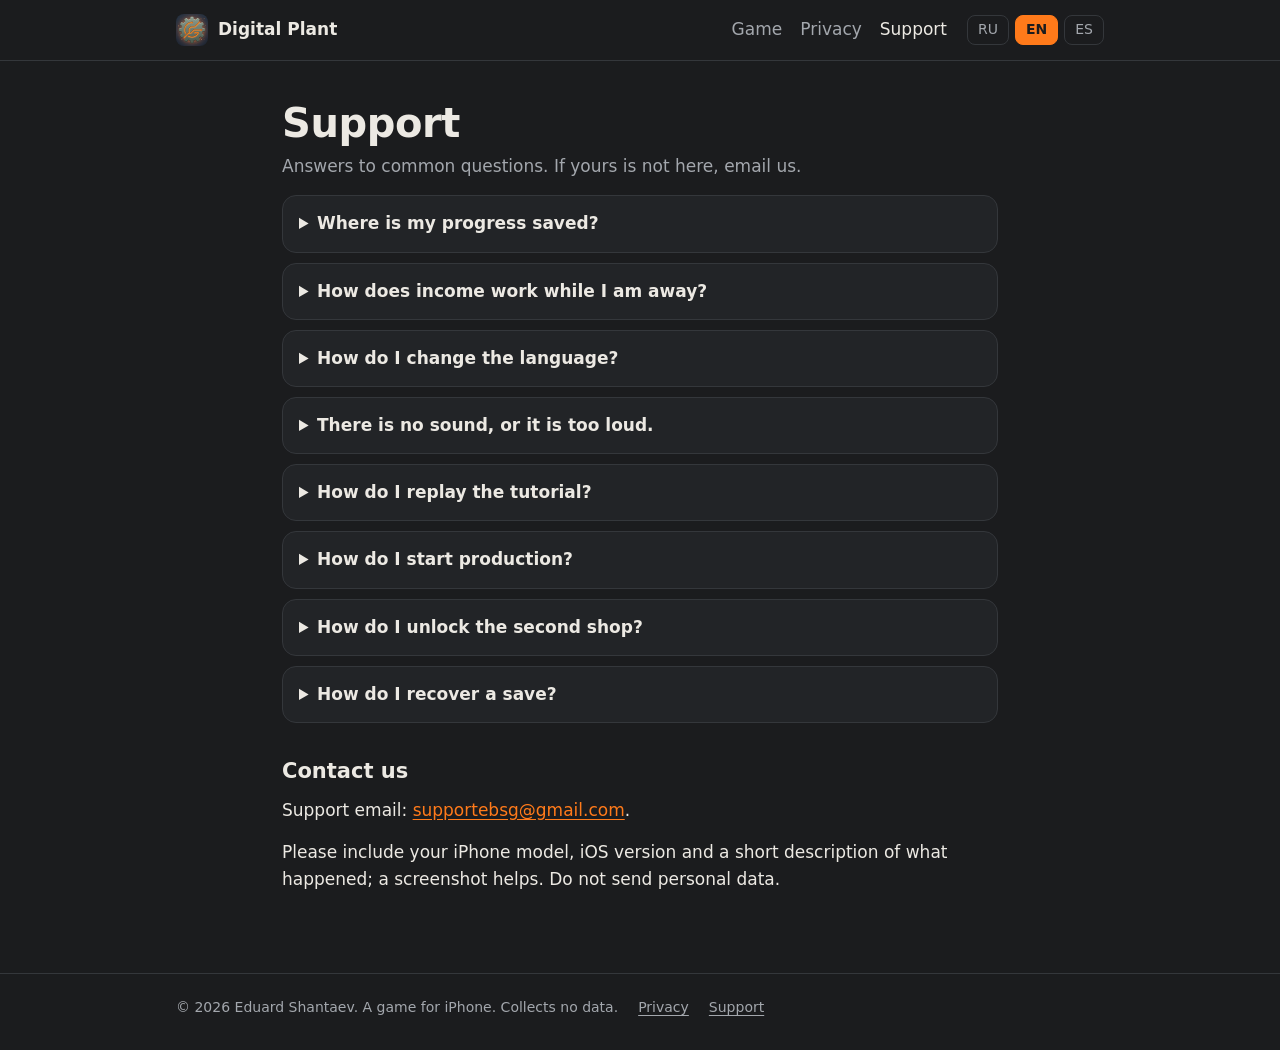
<file: en/support.html>
<!doctype html>
<html lang="en">
<head>
<meta charset="utf-8">
<meta name="viewport" content="width=device-width, initial-scale=1">
<title>Support — Digital Plant</title>
<meta name="description" content="Digital Plant support: answers to common questions about saves, offline income, language, sound, the tutorial and the second shop.">
<meta name="theme-color" content="#1b1c1e">
<link rel="canonical" href="https://shantaeveb.github.io/digital-plant-site/en/support.html">
<link rel="alternate" hreflang="ru" href="https://shantaeveb.github.io/digital-plant-site/support.html">
<link rel="alternate" hreflang="en" href="https://shantaeveb.github.io/digital-plant-site/en/support.html">
<link rel="alternate" hreflang="es" href="https://shantaeveb.github.io/digital-plant-site/es/support.html">
<link rel="alternate" hreflang="x-default" href="https://shantaeveb.github.io/digital-plant-site/support.html">
<link rel="apple-touch-icon" href="../assets/icon-512.png">
<meta property="og:type" content="website">
<meta property="og:title" content="Support — Digital Plant">
<meta property="og:description" content="Digital Plant support: answers to common questions about saves, offline income, language, sound, the tutorial and the second shop.">
<meta property="og:url" content="https://shantaeveb.github.io/digital-plant-site/en/support.html">
<meta property="og:image" content="https://shantaeveb.github.io/digital-plant-site/assets/icon-512.png">
<meta property="og:site_name" content="Digital Plant">
<meta property="og:locale" content="en_US">
<meta property="og:locale:alternate" content="ru_RU">
<meta property="og:locale:alternate" content="es_ES">
<link rel="icon" type="image/png" href="../assets/icon-64.png">
<link rel="stylesheet" href="../assets/style.css">
</head>
<body>
<header class="top">
<div class="wrap">
<a class="brand" href="index.html"><img src="../assets/icon-64.png" alt="" width="32" height="32"><span>Digital Plant</span></a>
<nav aria-label="Digital Plant"><a href="index.html">Game</a><a href="privacy.html">Privacy</a><a href="support.html" aria-current="page">Support</a></nav>
<div class="langs" role="group" aria-label="Language"><a href="../support.html" hreflang="ru" lang="ru">RU</a><a href="../en/support.html" hreflang="en" lang="en" aria-current="true">EN</a><a href="../es/support.html" hreflang="es" lang="es">ES</a></div>
</div>
</header>
<main class="wrap page">
<h1>Support</h1>
<p class="meta">Answers to common questions. If yours is not here, email us.</p>
<details><summary>Where is my progress saved?</summary><p>Only on your iPhone. The game has three save slots, each with its own plant: Continue opens the latest one, Load opens any of them. It saves by itself every 30 seconds and whenever you leave the app or close it. No network or account is needed.</p></details>
<details><summary>How does income work while I am away?</summary><p>When you come back, the game works out what the shop did without you and shows a summary, “You were away”: how much was produced and shipped on contracts, and whether there was downtime. At most 24 hours of absence are counted; a longer break is not simulated. Machines break while you are gone and wait for repair, which is why technologies that repair and launch orders by themselves pay off.</p></details>
<details><summary>How do I change the language?</summary><p>Open Settings: from the title screen or from the pause menu (the pause button at the top). Choose Русский, English or Español. On first launch the game follows your iPhone&#x27;s language: Russian, Spanish, or English for everything else.</p></details>
<details><summary>There is no sound, or it is too loud.</summary><p>Check the side switch and the volume on your iPhone: the game follows them. Settings has separate sliders for music, effects, shop noise and interface, and a switch for vibration.</p></details>
<details><summary>How do I replay the tutorial?</summary><p>The “?” button at the top of the screen opens How to play. Settings has a Replay tutorial item: the shift lead&#x27;s tips start again, and your plant and progress are untouched.</p></details>
<details><summary>How do I start production?</summary><p>Open the Production tab, buy blanks and add an order to the queue. The machines start on their own. If a machine breaks, tap it and call a repair: while it is down, the whole line waits. Sell finished parts on the Market tab at the current price or on a contract. If you are unsure what to do, read the shift lead&#x27;s message at the bottom of the screen.</p></details>
<details><summary>How do I unlock the second shop?</summary><p>The Shops tab shows plant cards. The card for Assembly shop No. 2 lists what it takes to buy it: the required plant level, a site warehouse (bought on the Production tab) and the ERP IV technology (Tech tab), plus the price. Once every condition has a check mark, the Buy button appears.</p></details>
<details><summary>How do I recover a save?</summary><p>The game does not sync over the internet, so deleting the app deletes your progress. It comes back if you restore your iPhone from an iCloud or computer backup made while the game was installed. If a slot says “This save can&#x27;t be read”, the other slots are fine: open another one or start a new game in that slot.</p></details>
<h2>Contact us</h2>
<p>Support email: <a href="mailto:supportebsg@gmail.com">supportebsg@gmail.com</a>.</p><p>Please include your iPhone model, iOS version and a short description of what happened; a screenshot helps. Do not send personal data.</p>
</main>
<footer>
<div class="wrap">
<span>© 2026 Eduard Shantaev. A game for iPhone. Collects no data.</span>
<a href="privacy.html">Privacy</a>
<a href="support.html">Support</a>
</div>
</footer>
</body>
</html>
</file>
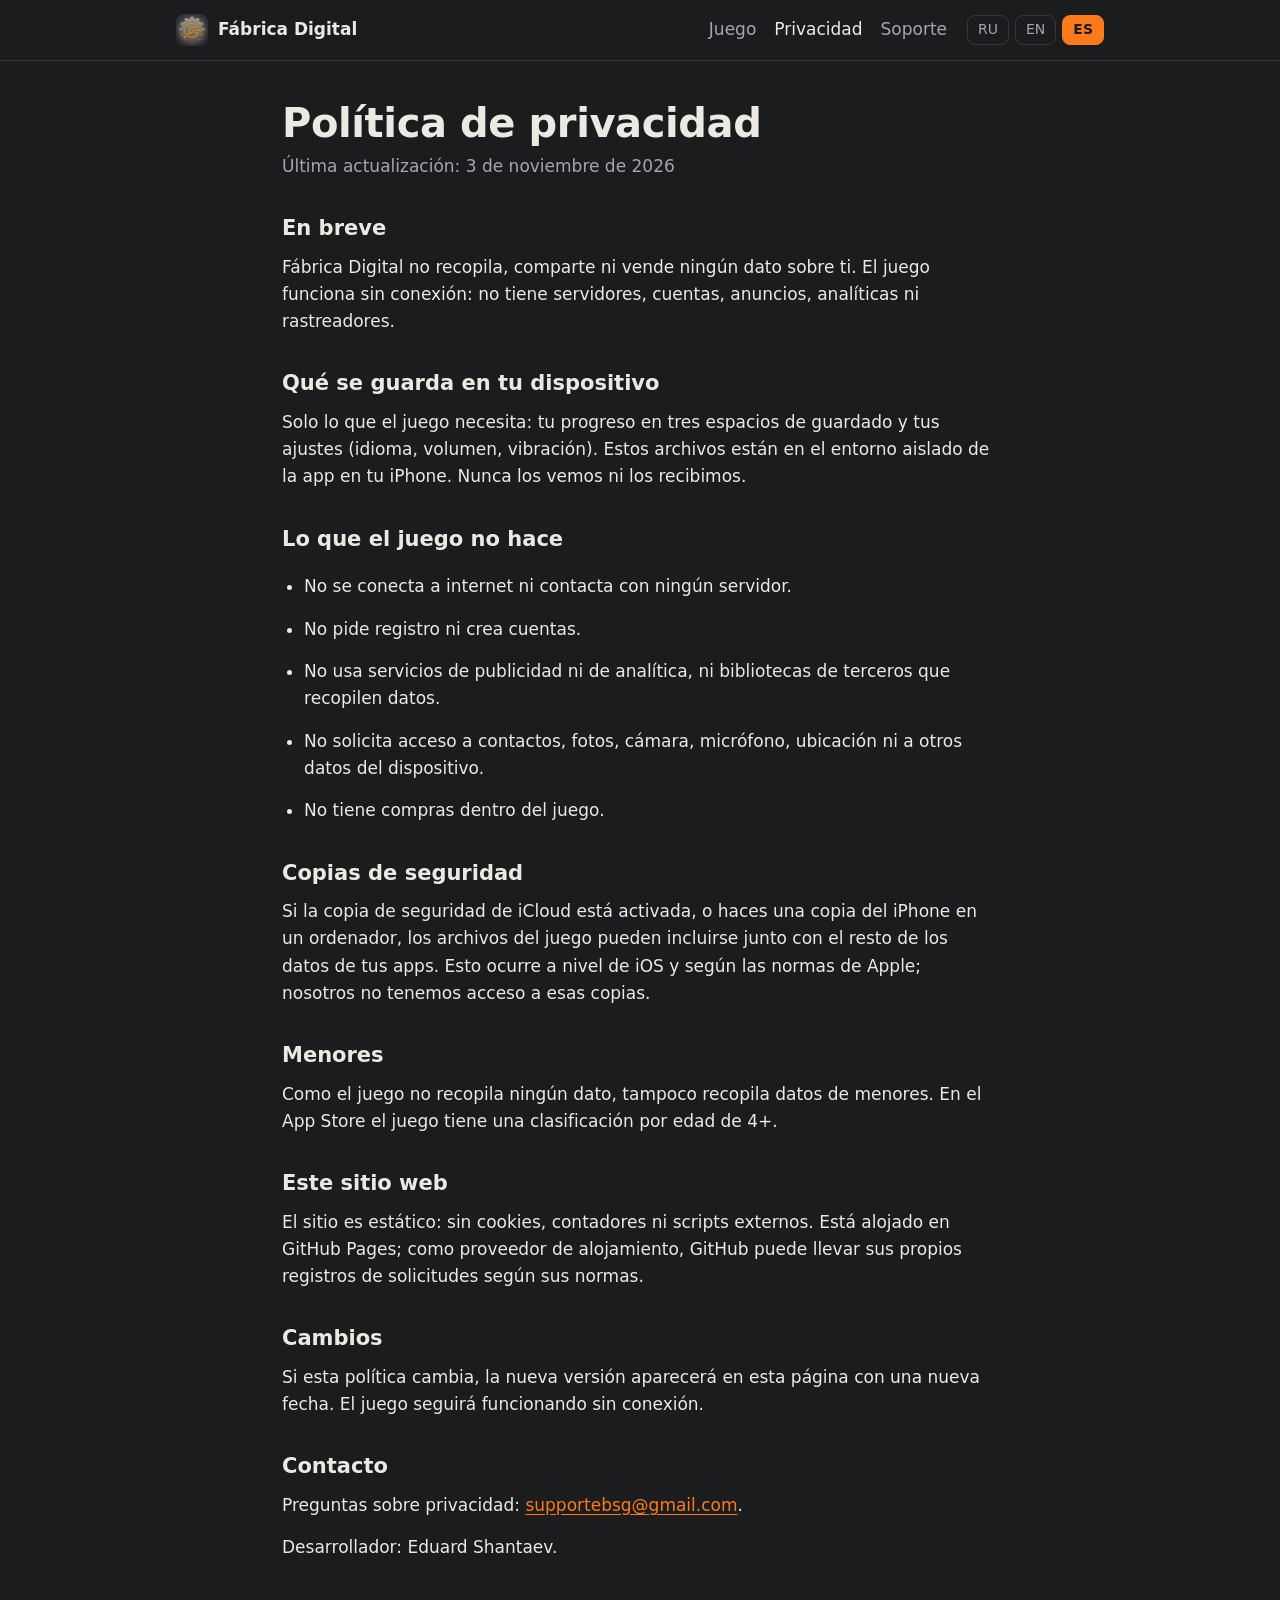
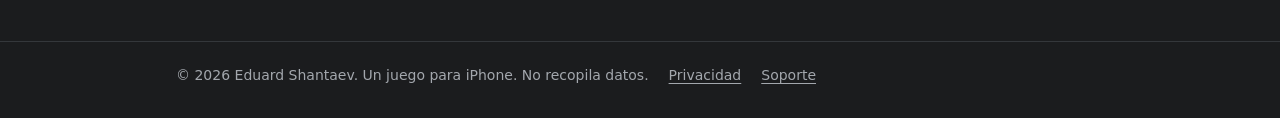
<file: es/privacy.html>
<!doctype html>
<html lang="es">
<head>
<meta charset="utf-8">
<meta name="viewport" content="width=device-width, initial-scale=1">
<title>Política de privacidad — Fábrica Digital</title>
<meta name="description" content="Política de privacidad de Fábrica Digital: no se recopilan ni comparten datos, y las partidas se guardan solo en el dispositivo.">
<meta name="theme-color" content="#1b1c1e">
<link rel="canonical" href="https://shantaeveb.github.io/digital-plant-site/es/privacy.html">
<link rel="alternate" hreflang="ru" href="https://shantaeveb.github.io/digital-plant-site/privacy.html">
<link rel="alternate" hreflang="en" href="https://shantaeveb.github.io/digital-plant-site/en/privacy.html">
<link rel="alternate" hreflang="es" href="https://shantaeveb.github.io/digital-plant-site/es/privacy.html">
<link rel="alternate" hreflang="x-default" href="https://shantaeveb.github.io/digital-plant-site/privacy.html">
<link rel="apple-touch-icon" href="../assets/icon-512.png">
<meta property="og:type" content="website">
<meta property="og:title" content="Política de privacidad — Fábrica Digital">
<meta property="og:description" content="Política de privacidad de Fábrica Digital: no se recopilan ni comparten datos, y las partidas se guardan solo en el dispositivo.">
<meta property="og:url" content="https://shantaeveb.github.io/digital-plant-site/es/privacy.html">
<meta property="og:image" content="https://shantaeveb.github.io/digital-plant-site/assets/icon-512.png">
<meta property="og:site_name" content="Fábrica Digital">
<meta property="og:locale" content="es_ES">
<meta property="og:locale:alternate" content="ru_RU">
<meta property="og:locale:alternate" content="en_US">
<link rel="icon" type="image/png" href="../assets/icon-64.png">
<link rel="stylesheet" href="../assets/style.css">
</head>
<body>
<header class="top">
<div class="wrap">
<a class="brand" href="index.html"><img src="../assets/icon-64.png" alt="" width="32" height="32"><span>Fábrica Digital</span></a>
<nav aria-label="Fábrica Digital"><a href="index.html">Juego</a><a href="privacy.html" aria-current="page">Privacidad</a><a href="support.html">Soporte</a></nav>
<div class="langs" role="group" aria-label="Language"><a href="../privacy.html" hreflang="ru" lang="ru">RU</a><a href="../en/privacy.html" hreflang="en" lang="en">EN</a><a href="../es/privacy.html" hreflang="es" lang="es" aria-current="true">ES</a></div>
</div>
</header>
<main class="wrap page">
<h1>Política de privacidad</h1>
<p class="meta">Última actualización: <time datetime="2026-11-03">3 de noviembre de 2026</time></p>
<h2>En breve</h2>
<p>Fábrica Digital no recopila, comparte ni vende ningún dato sobre ti. El juego funciona sin conexión: no tiene servidores, cuentas, anuncios, analíticas ni rastreadores.</p>
<h2>Qué se guarda en tu dispositivo</h2>
<p>Solo lo que el juego necesita: tu progreso en tres espacios de guardado y tus ajustes (idioma, volumen, vibración). Estos archivos están en el entorno aislado de la app en tu iPhone. Nunca los vemos ni los recibimos.</p>
<h2>Lo que el juego no hace</h2>
<ul><li>No se conecta a internet ni contacta con ningún servidor.</li><li>No pide registro ni crea cuentas.</li><li>No usa servicios de publicidad ni de analítica, ni bibliotecas de terceros que recopilen datos.</li><li>No solicita acceso a contactos, fotos, cámara, micrófono, ubicación ni a otros datos del dispositivo.</li><li>No tiene compras dentro del juego.</li></ul>
<h2>Copias de seguridad</h2>
<p>Si la copia de seguridad de iCloud está activada, o haces una copia del iPhone en un ordenador, los archivos del juego pueden incluirse junto con el resto de los datos de tus apps. Esto ocurre a nivel de iOS y según las normas de Apple; nosotros no tenemos acceso a esas copias.</p>
<h2>Menores</h2>
<p>Como el juego no recopila ningún dato, tampoco recopila datos de menores. En el App Store el juego tiene una clasificación por edad de 4+.</p>
<h2>Este sitio web</h2>
<p>El sitio es estático: sin cookies, contadores ni scripts externos. Está alojado en GitHub Pages; como proveedor de alojamiento, GitHub puede llevar sus propios registros de solicitudes según sus normas.</p>
<h2>Cambios</h2>
<p>Si esta política cambia, la nueva versión aparecerá en esta página con una nueva fecha. El juego seguirá funcionando sin conexión.</p>
<h2>Contacto</h2>
<p>Preguntas sobre privacidad: <a href="mailto:supportebsg@gmail.com">supportebsg@gmail.com</a>.</p><p>Desarrollador: Eduard Shantaev.</p>
</main>
<footer>
<div class="wrap">
<span>© 2026 Eduard Shantaev. Un juego para iPhone. No recopila datos.</span>
<a href="privacy.html">Privacidad</a>
<a href="support.html">Soporte</a>
</div>
</footer>
</body>
</html>
</file>
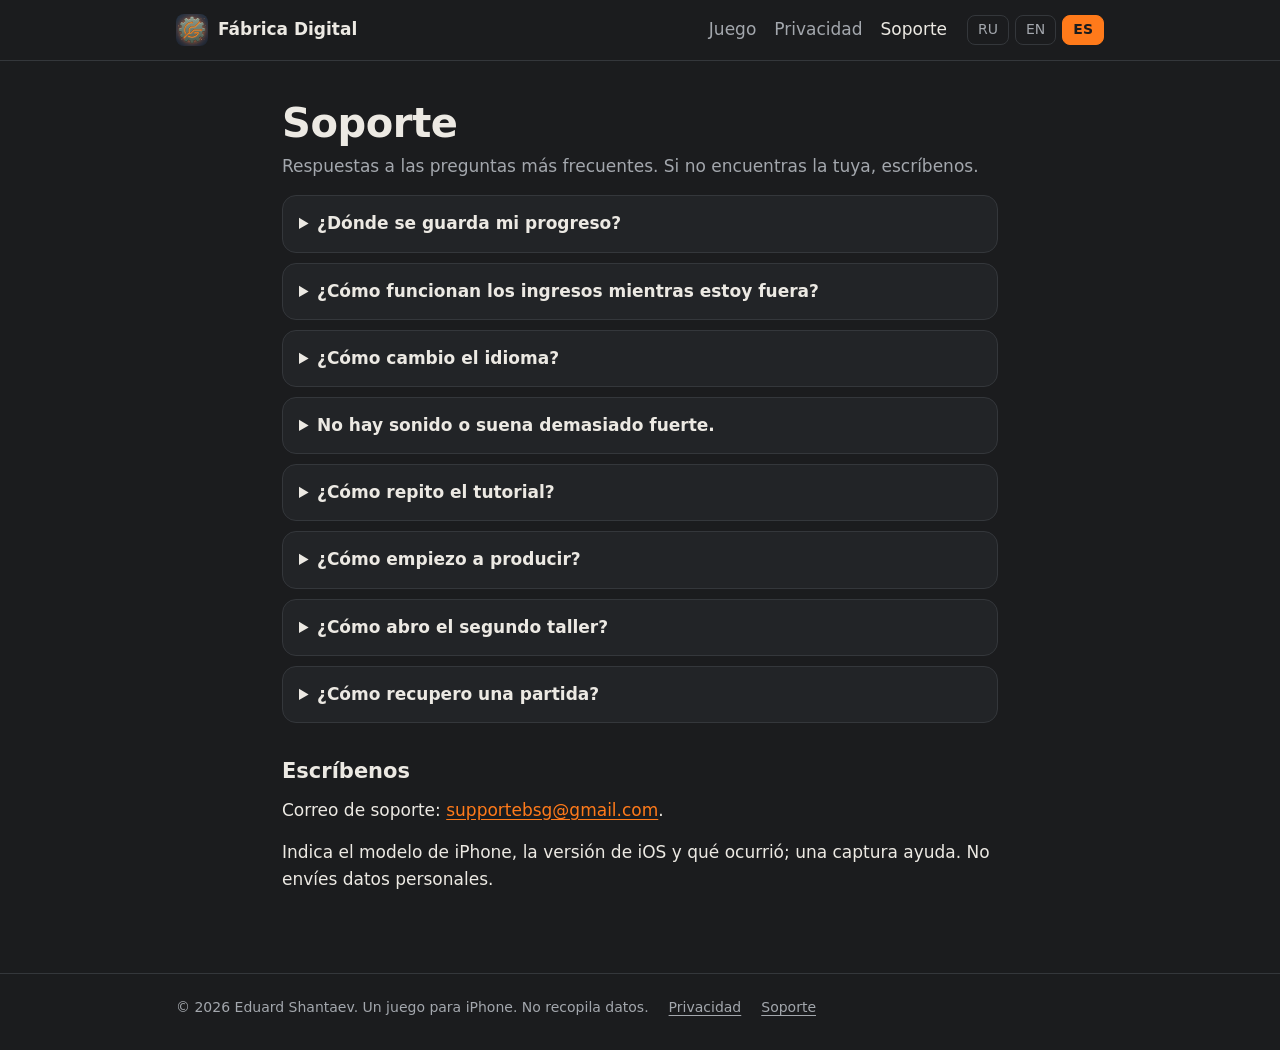
<file: es/support.html>
<!doctype html>
<html lang="es">
<head>
<meta charset="utf-8">
<meta name="viewport" content="width=device-width, initial-scale=1">
<title>Soporte — Fábrica Digital</title>
<meta name="description" content="Soporte de Fábrica Digital: respuestas a preguntas frecuentes sobre partidas guardadas, ingresos sin conexión, idioma, sonido, tutorial y el segundo taller.">
<meta name="theme-color" content="#1b1c1e">
<link rel="canonical" href="https://shantaeveb.github.io/digital-plant-site/es/support.html">
<link rel="alternate" hreflang="ru" href="https://shantaeveb.github.io/digital-plant-site/support.html">
<link rel="alternate" hreflang="en" href="https://shantaeveb.github.io/digital-plant-site/en/support.html">
<link rel="alternate" hreflang="es" href="https://shantaeveb.github.io/digital-plant-site/es/support.html">
<link rel="alternate" hreflang="x-default" href="https://shantaeveb.github.io/digital-plant-site/support.html">
<link rel="apple-touch-icon" href="../assets/icon-512.png">
<meta property="og:type" content="website">
<meta property="og:title" content="Soporte — Fábrica Digital">
<meta property="og:description" content="Soporte de Fábrica Digital: respuestas a preguntas frecuentes sobre partidas guardadas, ingresos sin conexión, idioma, sonido, tutorial y el segundo taller.">
<meta property="og:url" content="https://shantaeveb.github.io/digital-plant-site/es/support.html">
<meta property="og:image" content="https://shantaeveb.github.io/digital-plant-site/assets/icon-512.png">
<meta property="og:site_name" content="Fábrica Digital">
<meta property="og:locale" content="es_ES">
<meta property="og:locale:alternate" content="ru_RU">
<meta property="og:locale:alternate" content="en_US">
<link rel="icon" type="image/png" href="../assets/icon-64.png">
<link rel="stylesheet" href="../assets/style.css">
</head>
<body>
<header class="top">
<div class="wrap">
<a class="brand" href="index.html"><img src="../assets/icon-64.png" alt="" width="32" height="32"><span>Fábrica Digital</span></a>
<nav aria-label="Fábrica Digital"><a href="index.html">Juego</a><a href="privacy.html">Privacidad</a><a href="support.html" aria-current="page">Soporte</a></nav>
<div class="langs" role="group" aria-label="Language"><a href="../support.html" hreflang="ru" lang="ru">RU</a><a href="../en/support.html" hreflang="en" lang="en">EN</a><a href="../es/support.html" hreflang="es" lang="es" aria-current="true">ES</a></div>
</div>
</header>
<main class="wrap page">
<h1>Soporte</h1>
<p class="meta">Respuestas a las preguntas más frecuentes. Si no encuentras la tuya, escríbenos.</p>
<details><summary>¿Dónde se guarda mi progreso?</summary><p>Solo en tu iPhone. El juego tiene tres espacios de guardado, cada uno con su propia planta: «Continuar» abre el último y «Cargar» abre cualquiera. Se guarda solo cada 30 segundos y cuando sales de la app o la cierras. No hace falta red ni cuenta.</p></details>
<details><summary>¿Cómo funcionan los ingresos mientras estoy fuera?</summary><p>Al volver, el juego calcula lo que hizo el taller sin ti y muestra un resumen, «Estuvo fuera»: cuánto se produjo y se envió por contratos y si hubo paradas. Se cuentan como máximo 24 horas de ausencia; una pausa más larga no se simula. Las máquinas se averían mientras no estás y esperan reparación, por eso compensan las tecnologías que reparan y lanzan pedidos solas.</p></details>
<details><summary>¿Cómo cambio el idioma?</summary><p>Abre «Ajustes»: desde la pantalla de título o desde el menú de pausa (el botón de pausa de arriba). Elige Русский, English o Español. En el primer arranque el juego usa el idioma de tu iPhone: ruso, español o, para el resto, inglés.</p></details>
<details><summary>No hay sonido o suena demasiado fuerte.</summary><p>Comprueba el interruptor lateral y el volumen del iPhone: el juego los respeta. En «Ajustes» hay controles aparte para música, efectos, ruido del taller e interfaz, y un interruptor para la vibración.</p></details>
<details><summary>¿Cómo repito el tutorial?</summary><p>El botón «?» de la parte superior abre «Cómo jugar». En «Ajustes» hay una opción «Repetir tutorial»: los consejos del jefe de turno empiezan de nuevo y tu planta y tu progreso no se tocan.</p></details>
<details><summary>¿Cómo empiezo a producir?</summary><p>Abre la pestaña «Producción», compra piezas en bruto y añade un pedido a la cola. Las máquinas arrancan solas. Si una máquina se avería, tócala y pide la reparación: mientras está parada, toda la línea espera. Vende las piezas terminadas en la pestaña «Mercado» al precio del momento o por contrato. Si no sabes qué hacer, lee el mensaje del jefe de turno en la parte inferior.</p></details>
<details><summary>¿Cómo abro el segundo taller?</summary><p>La pestaña «Talleres» muestra las tarjetas de las plantas. La tarjeta «Taller de montaje n.º 2» enumera lo que hace falta para comprarlo: el nivel de planta requerido, un almacén en el recinto (se compra en «Producción») y la tecnología ERP IV (pestaña «Tecnología»), además del precio. Cuando todas las condiciones están marcadas, aparece el botón «Comprar».</p></details>
<details><summary>¿Cómo recupero una partida?</summary><p>El juego no se sincroniza por internet, así que al borrar la app se borra tu progreso. Vuelve si restauras tu iPhone desde una copia de iCloud o del ordenador hecha mientras el juego estaba instalado. Si un espacio dice «No se puede leer esta partida», los demás están bien: abre otro o empieza una partida nueva en ese espacio.</p></details>
<h2>Escríbenos</h2>
<p>Correo de soporte: <a href="mailto:supportebsg@gmail.com">supportebsg@gmail.com</a>.</p><p>Indica el modelo de iPhone, la versión de iOS y qué ocurrió; una captura ayuda. No envíes datos personales.</p>
</main>
<footer>
<div class="wrap">
<span>© 2026 Eduard Shantaev. Un juego para iPhone. No recopila datos.</span>
<a href="privacy.html">Privacidad</a>
<a href="support.html">Soporte</a>
</div>
</footer>
</body>
</html>
</file>
<file: assets/style.css>
:root {
  --bg: #1b1c1e;
  --panel: #222427;
  --line: #34373b;
  --ink: #ece9e3;
  --muted: #a3a7ad;
  --accent: #ff7a1a;
  --accent-ink: #1b1c1e;
  color-scheme: dark;
}
* { box-sizing: border-box; }
html { -webkit-text-size-adjust: 100%; }
body {
  margin: 0;
  background: var(--bg);
  color: var(--ink);
  font: 17px/1.6 -apple-system, BlinkMacSystemFont, "Segoe UI", system-ui, Roboto, "Helvetica Neue", Arial, sans-serif;
}
a { color: var(--accent); text-underline-offset: 3px; }
a:hover { text-decoration-thickness: 2px; }
a:focus-visible, summary:focus-visible, .btn:focus-visible, .shots:focus-visible { outline: 3px solid var(--accent); outline-offset: 3px; border-radius: 6px; }
.wrap { max-width: 960px; margin: 0 auto; padding: 0 16px; }
.top { border-bottom: 1px solid var(--line); }
.top .wrap { display: flex; flex-wrap: wrap; align-items: center; gap: 8px 20px; padding-top: 14px; padding-bottom: 14px; }
.brand { display: flex; align-items: center; gap: 10px; color: var(--ink); text-decoration: none; font-weight: 700; margin-right: auto; }
.brand img { width: 32px; height: 32px; border-radius: 8px; }
.top nav { display: flex; flex-wrap: wrap; gap: 4px 18px; }
.top nav a { color: var(--muted); text-decoration: none; }
.top nav a[aria-current="page"], .top nav a:hover { color: var(--ink); }
.langs { display: flex; gap: 6px; }
.langs a { border: 1px solid var(--line); border-radius: 8px; padding: 2px 10px; color: var(--muted); text-decoration: none; font-size: 14px; line-height: 1.7; }
.langs a[aria-current="true"] { background: var(--accent); border-color: var(--accent); color: var(--accent-ink); font-weight: 700; }
.hero { padding: 48px 16px 32px; text-align: center; }
.hero img.icon { width: 144px; height: 144px; border-radius: 22.5%; box-shadow: 0 10px 30px rgba(0, 0, 0, 0.5); }
h1 { font-size: clamp(32px, 7vw, 52px); line-height: 1.1; margin: 20px 0 8px; letter-spacing: -0.01em; }
.tagline { color: var(--accent); font-size: clamp(18px, 3.6vw, 22px); margin: 0 0 12px; font-weight: 600; }
.lead { color: var(--muted); max-width: 34em; margin: 0 auto 24px; }
.btn { display: inline-block; background: var(--accent); color: var(--accent-ink); font-weight: 700; text-decoration: none; padding: 14px 28px; border-radius: 14px; min-height: 48px; }
.btn[aria-disabled="true"] { opacity: 0.85; cursor: default; }
.note { color: var(--muted); font-size: 14px; margin: 10px 0 0; }
.facts { display: grid; grid-template-columns: repeat(4, 1fr); gap: 12px; list-style: none; padding: 0; margin: 8px 0 40px; }
.facts li { background: var(--panel); border: 1px solid var(--line); border-radius: 14px; padding: 14px; }
.facts strong { display: block; color: var(--ink); }
.facts span { color: var(--muted); font-size: 14px; }
.about { max-width: 40em; margin: 0 auto 48px; }
.about p { margin: 0 0 1.1em; }
h2 { font-size: 26px; margin: 0 0 16px; }
.shots { display: flex; gap: 14px; overflow-x: auto; scroll-snap-type: x mandatory; padding: 4px 16px 20px; margin: 0 -16px 48px; -webkit-overflow-scrolling: touch; }
.shots figure { flex: 0 0 auto; margin: 0; scroll-snap-align: center; }
.shots img { display: block; width: 230px; height: auto; border-radius: 22px; border: 1px solid var(--line); background: var(--panel); }
.page { max-width: 44em; padding-top: 40px; padding-bottom: 24px; }
.page h1 { font-size: clamp(28px, 6vw, 40px); margin: 0 0 8px; }
.page h2 { font-size: 21px; margin: 32px 0 8px; }
.page p, .page li { margin: 0 0 0.9em; }
.page ul { padding-left: 1.3em; }
.meta { color: var(--muted); margin: 0 0 24px; }
details { background: var(--panel); border: 1px solid var(--line); border-radius: 14px; margin: 0 0 10px; }
summary { cursor: pointer; padding: 14px 16px; font-weight: 600; list-style-position: inside; min-height: 48px; }
details p { padding: 0 16px 6px; margin: 0 0 10px; color: var(--ink); }
footer { border-top: 1px solid var(--line); margin-top: 40px; color: var(--muted); font-size: 14px; }
footer .wrap { padding-top: 22px; padding-bottom: 32px; display: flex; flex-wrap: wrap; gap: 6px 20px; }
footer a { color: var(--muted); }
@media (max-width: 680px) {
  .facts { grid-template-columns: repeat(2, 1fr); }
  .hero { padding-top: 32px; }
  .shots img { width: 200px; }
}
@media (prefers-reduced-motion: no-preference) { .shots { scroll-behavior: smooth; } }
</file>
